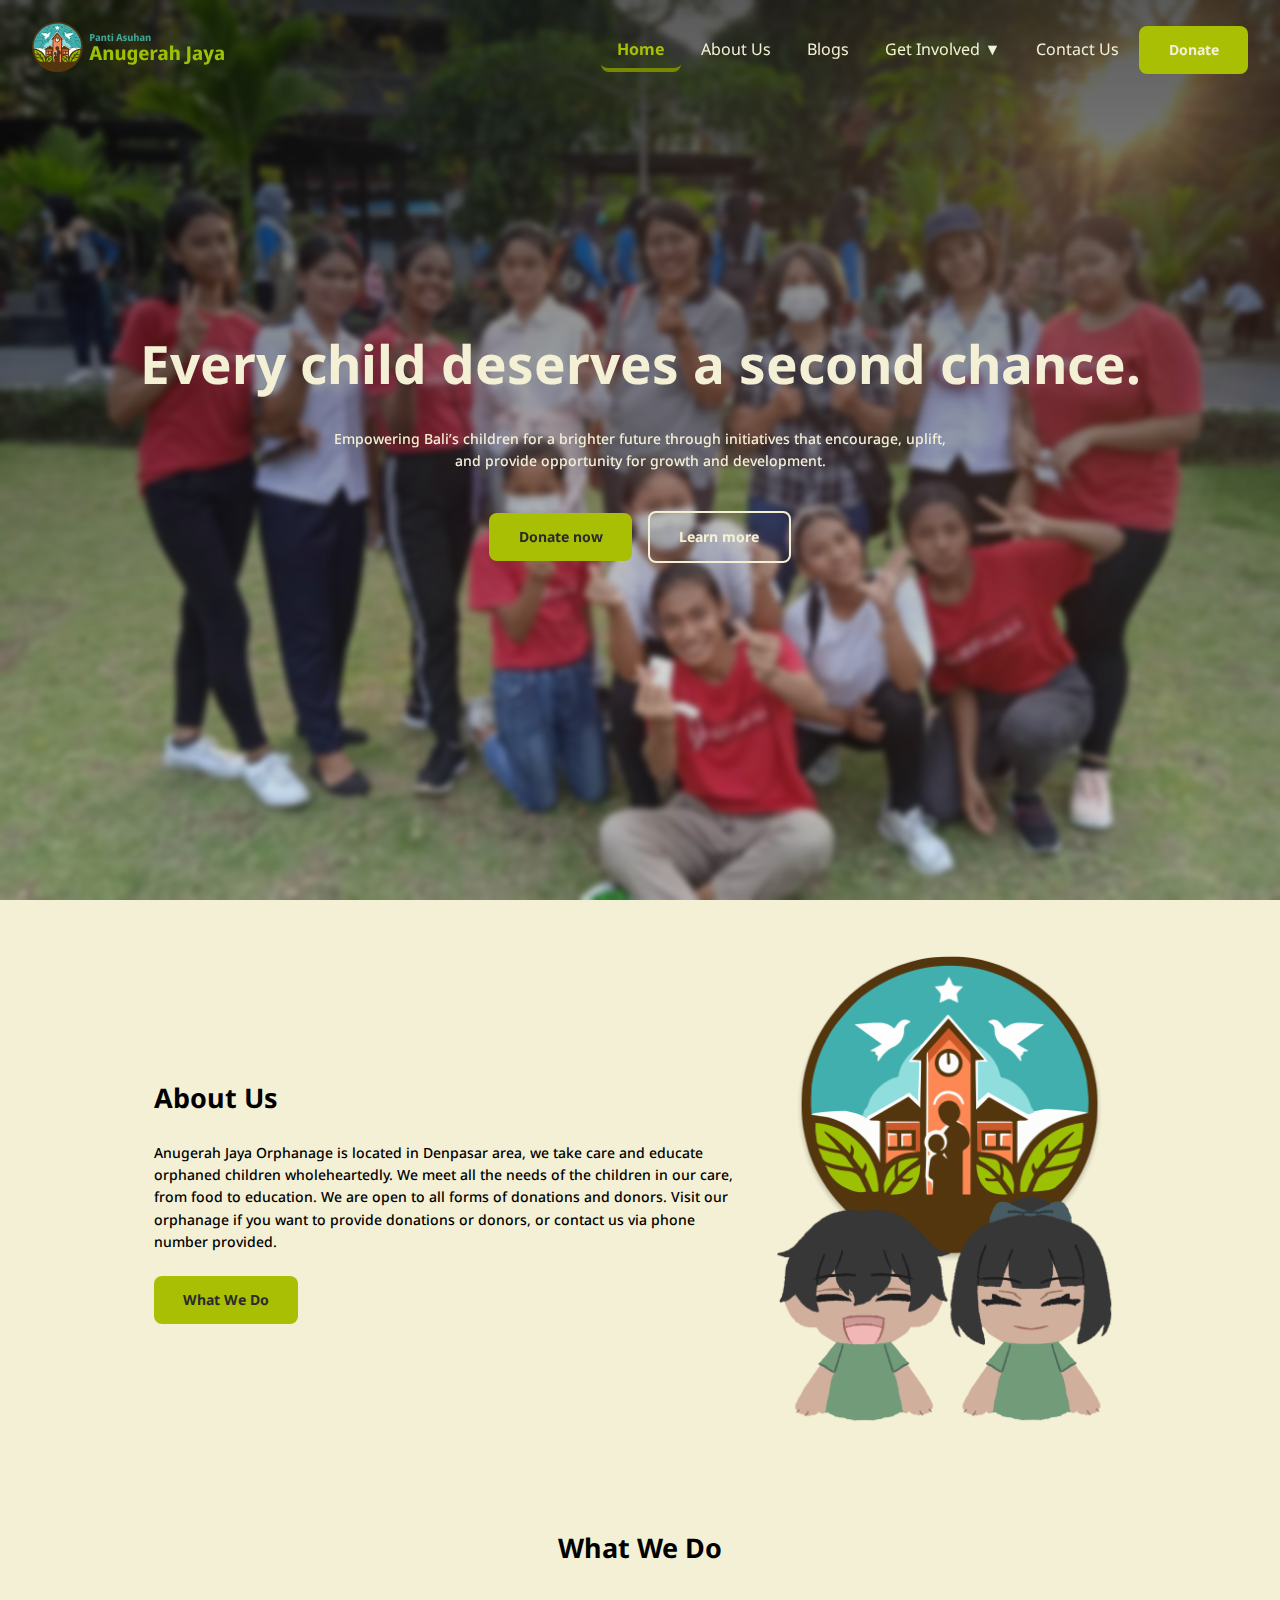
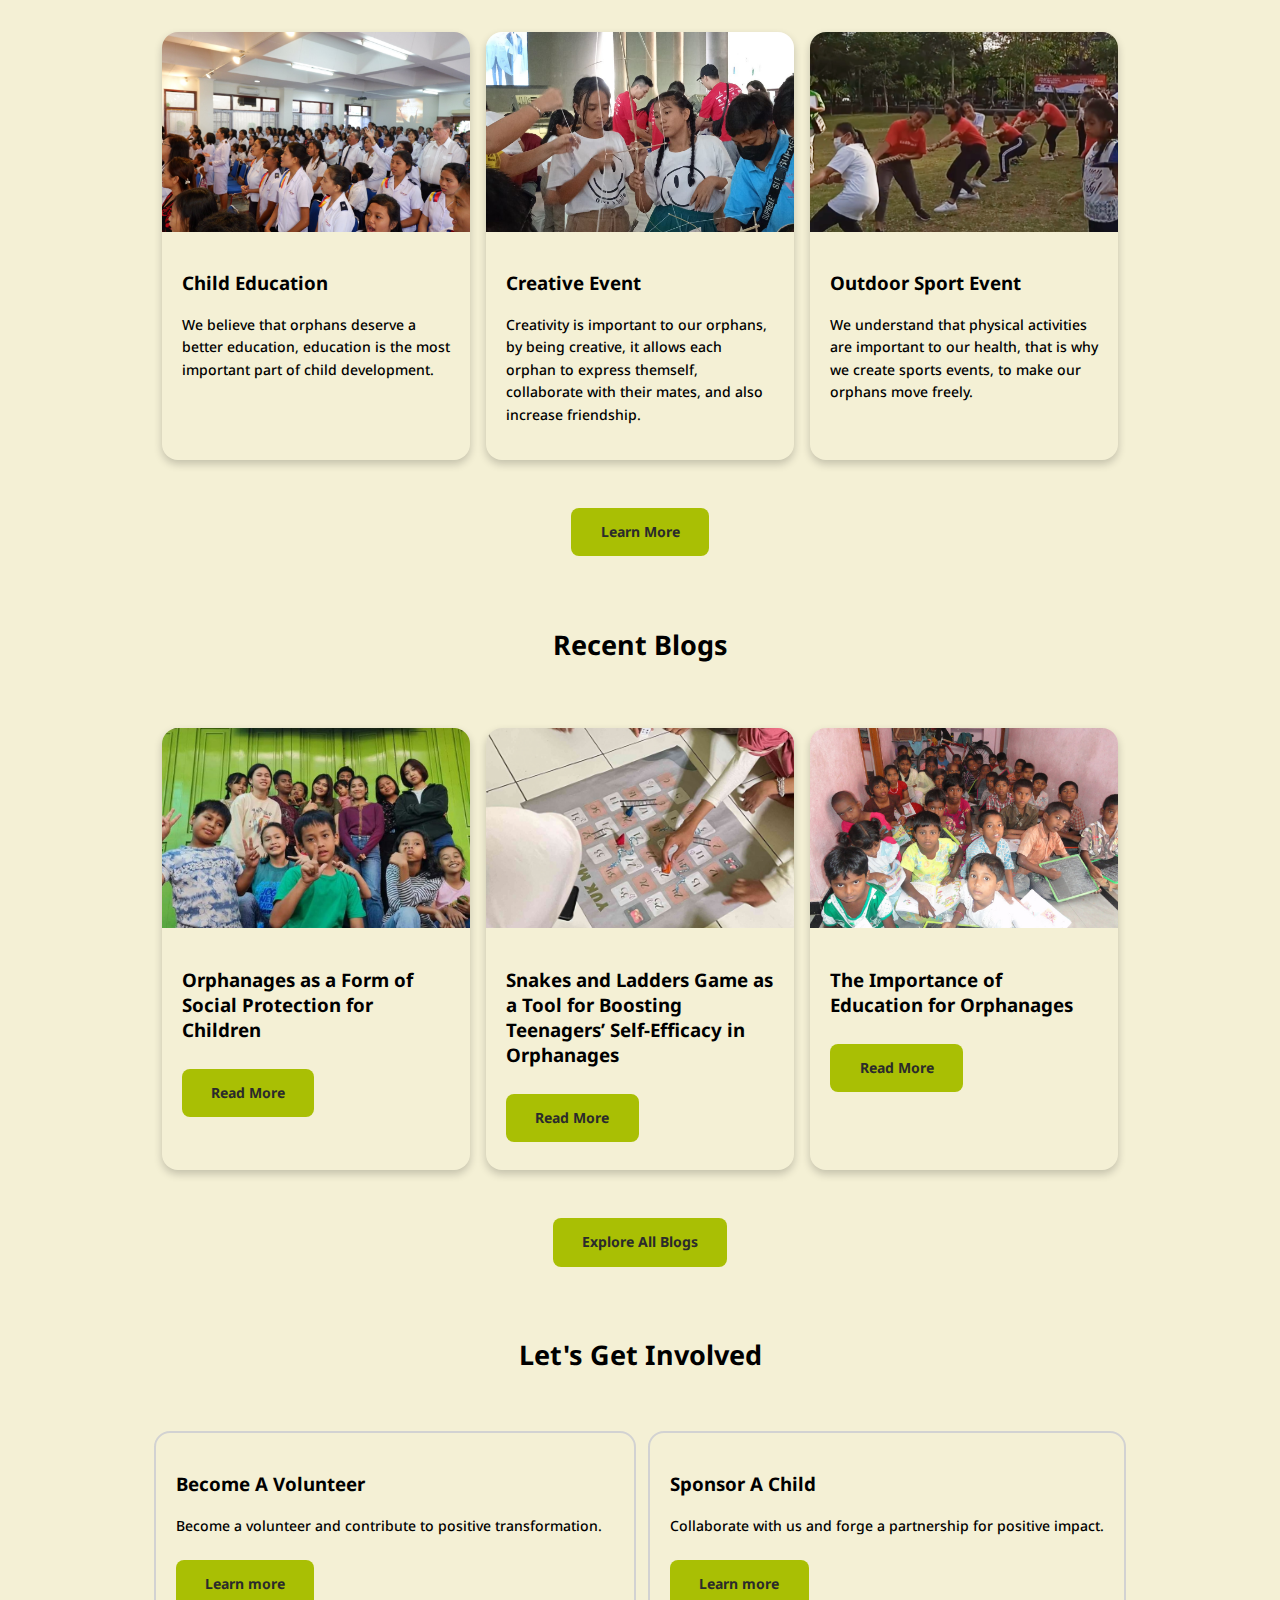
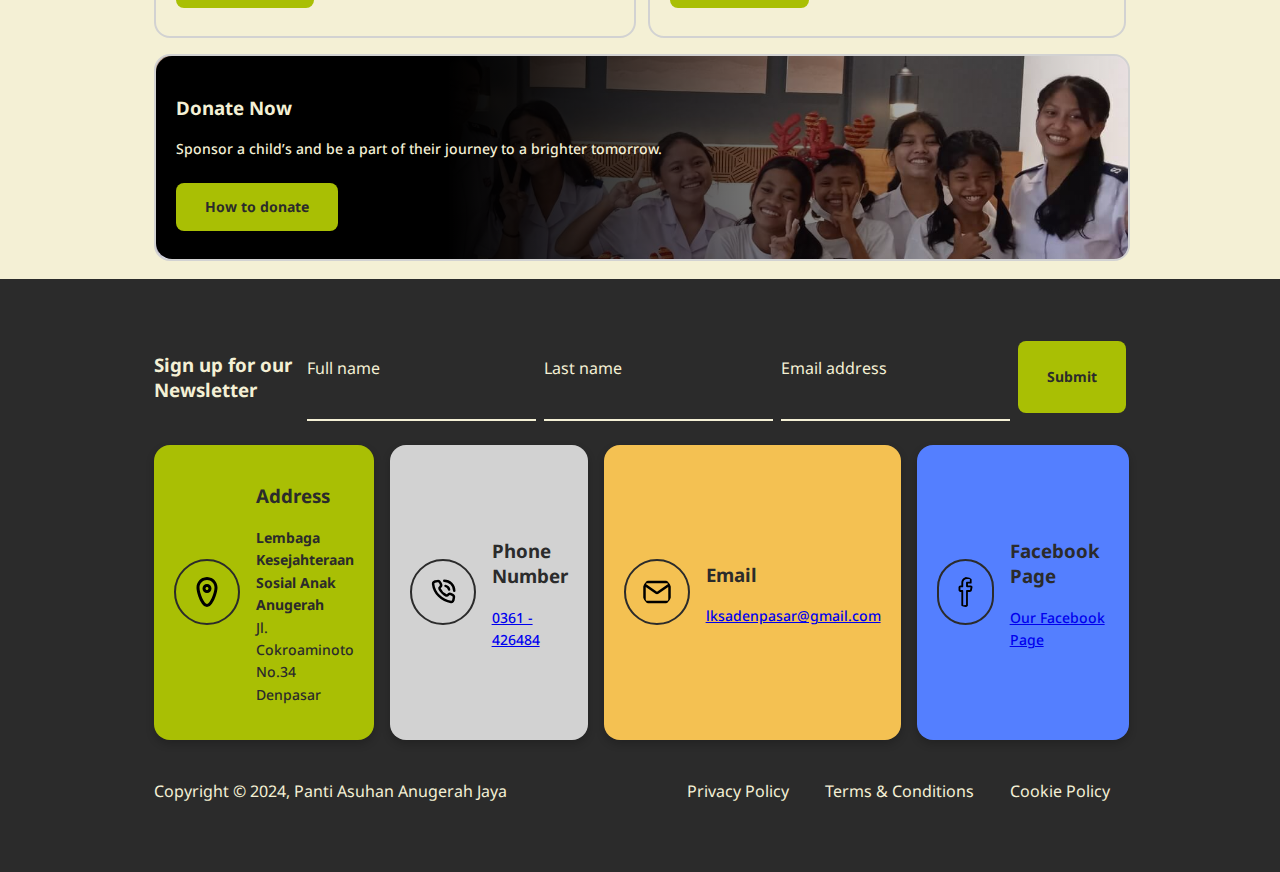
<file: index.html>
<!DOCTYPE html>
<html lang="en">
<head>
    <meta charset="UTF-8">
    <meta name="viewport" content="width=device-width, initial-scale=1.0">
    <title>Home - Panti Asuhan Anugerah Jaya</title>
    <link rel="stylesheet" href="assets/style.css">
</head>
<body class="main">
    
    <!-- Start navbar -->
    <nav class="nav transparent">
        <div class="logo">
            <img src="assets/logo.svg" alt="Official Logo" class="logo">
        </div>
        <input type="checkbox" id="checkbox">
        <label for="checkbox" id="icon">
            <svg fill="none" stroke="currentColor" viewBox="0 0 24 24" xmlns="http://www.w3.org/2000/svg"><path stroke-linecap="round" stroke-linejoin="round" stroke-width="2" d="M4 6h16M4 12h16M4 18h16"></path></svg>
        </label>
        <ul>
            <li><a href="index.html" class="active">Home</a></li>
            <li><a href="aboutus.html">About Us</a></li>
            <li><a href="blogs.html">Blogs</a></li>
            <li class="dropdown">
                <a href="#">Get Involved</a>
                <ul class="dropdown-content">
                    <li><a href="get-involved/become-a-volunteer.html">Become A Volunteer</a></li>
                    <li><a href="get-involved/become-a-volunteer.html">Sponsor A Child</a></li>
                </ul>
            </li>
            <li><a href="contactus.html">Contact Us</a></li>
            <li><a href="donate.html" class="button primary">Donate</a></li>
        </ul>
    </nav>
    <!-- End Navbar -->

    <!-- Start Header -->
    <header class="home-bg background-filter ">
        <h1>Every child deserves a second chance.</h1>
        <p class="subheader">Empowering Bali’s children for a brighter future through initiatives that encourage, uplift, and provide opportunity for growth and development.</p>
        <div class="button-row">
            <a href="donate.html" class="button primary">Donate now</a>
            <a href="#aboutus" class="button outline-white">Learn more</a>
        </div>
    </header>

    <!-- End Header -->

    <!-- Start About Us Section -->
    <section id="aboutus" class="home-aboutus">
        <div class="first-part">
            <h2>About Us</h2>
            <p>Anugerah Jaya Orphanage is located in Denpasar area, we take care and educate orphaned children wholeheartedly. We meet all the needs of the children in our care, from food to education. We are open to all forms of donations and donors. Visit our orphanage if you want to provide donations or donors, or contact us via phone number provided.</p>
            <a href="#whatwedo" class="button primary">What We Do</a>
        </div>
        <div class="second-part">
            <img src="assets/about-us.png" alt="About Us Image">
        </div>
    </section>
    <!-- End About Us Section -->

    <!-- Start What We Do Section  -->
    <section id="whatwedo" class="home-whatwedo">
        <div class="first-part">
            <h2>What We Do</h2>
        </div>
        
        <div class="second-part">
            <div class="card">
                <div class="image-container">
                    <img src="assets/photos/child-education.jpg" alt="Child Education Picture">    
                </div>
                <div class="container">
                <h3>Child Education</h3>
                <p>We believe that orphans deserve a better education, education is the most important part of child development. </p>
                </div>
            </div>
            <div class="card">
                <div class="image-container">
                    <img src="assets/photos/creative-event.jpg" alt="Creative Event Picture">    
                </div>
                <div class="container">
                <h3>Creative Event</h3>
                <p>Creativity is important to our orphans, by being creative, it allows each orphan to express themself, collaborate with their mates, and also increase friendship.</p>
                </div>
            </div>
            <div class="card">
                <div class="image-container">
                    <img src="assets/photos/outdoor-sport-event.png" alt="Outdoor Sporting Event Picture">    
                </div>
                <div class="container">
                <h3>Outdoor Sport Event</h3>
                <p>We understand that physical activities are important to our health, that is why we create sports events, to make our orphans move freely.</p>
                </div>
            </div>
        </div>
        
        <div class="third-part">
            <a href="#recent-blogs" class="button primary">Learn More</a>
        </div>
        
    </section>
    <!-- End What We Do Section -->

    <!-- Start Recent Blogs Section  -->
    <section id="recent-blogs" class="home-recent-blogs">
        <div class="first-part">
            <h2>Recent Blogs</h2>
        </div>
        <div class="second-part">
            <div class="card">
                <div class="image-container">
                    <img src="assets/photos/blog-photos/orph1-As-form-sosial-protect.jpg" alt="Orphanages as a Form of Social Protection for Children Image" class="blog-image">    
                </div>
                <div class="container">
                    <h3>Orphanages as a Form of Social Protection for Children</h3>
                    <button class="button primary">Read More</button>
                </div>
            </div>
            <div class="card">
                <div class="image-container">
                    <img src="assets/photos/blog-photos/orph2-Snakes-and-Ladders-Game-as-a-Tool.jpg" alt="Snakes and Ladders Game as a Tool for Boosting Teenagers’ Self-Efficacy in Orphanages Image" class="blog-image">    
                </div>
                <div class="container">
                    <h3>Snakes and Ladders Game as a Tool for Boosting Teenagers’ Self-Efficacy in Orphanages</h3>
                    <button class="button primary">Read More</button>
                </div>
            </div>
            <div class="card">
                <div class="image-container">
                    <img src="assets/photos/blog-photos/orph3-The-Importance-of-Education-for-Orphanages.jpg" alt="The Importance of Education for Orphanages Image" class="blog-image">    
                </div>
                <div class="container">
                    <h3>The Importance of Education for Orphanages</h3>
                    <button class="button primary">Read More</button>
                </div>
            </div>
        </div>
        <div class="third-part">
            <a href="blogs.html" class="button primary">Explore All Blogs</a>
        </div>
    </section>
    <!-- End Recent Blogs Section -->

    <!-- Start Let's Get Involved Section -->
    <section id="letsgetinvolved" class="home-letsgetinvolved"> 
        <div class="title">
            <h2>Let's Get Involved</h2>
        </div>
        <div class="content">
            <div class="first-part">
                <div class="letsgetinvolved-card">
                    <div class="container">
                    <h3>Become A Volunteer</h3>
                    <p>Become a volunteer and contribute to positive transformation.</p>
                    <a class="button primary" href="get-involved/become-a-volunteer.html">Learn more</a>
                    </div>
                </div>
            </div>
            <div class="second-part">
                <div class="letsgetinvolved-card">
                    <div class="container">
                    <h3>Sponsor A Child</h3>
                    <p>Collaborate with us and forge a partnership for positive impact.</p>
                    <a class="button primary" href="get-involved/sponsor-a-child.html">Learn more</a>
                    </div>
                </div>
            </div>
            <div class="third-part">
                <div class="letsgetinvolved-card background-filter-2">
                    <div class="container">
                    <h3>Donate Now</h3>
                    <p>Sponsor a child’s and be a part of their journey to a brighter tomorrow.</p>
                    <a class="button primary" href="donate.html">How to donate</a>
                    </div>
                </div>
            </div>
        </div>

    </section>
    <!-- End Let's Get Involved Section -->
    
    <!-- Start Footer -->
    <footer>
        <div class="signup-newsletter">
            <h3>Sign up for our Newsletter</h3>
            <form action="#" class="form">
                <div class="newsletter-details">
                    <div class="input">
                        <input type="text" class="input-field" required/>
                        <label class="input-label">Full name</label>
                    </div>
                    <div class="input">
                        <input type="text" class="input-field" required/>
                        <label class="input-label">Last name</label>
                    </div>
                    <div class="input">
                        <input type="email" class="input-field" required/>
                        <label class="input-label">Email address</label>
                    </div>
                  </div>
                <button class="button primary">Submit</button>
              </form>
        </div>

        <div class="contact-info">
            <div class="card">
                <div class="container">
                    <img src="assets/pin-icon.svg" alt="Address Icon" class="svg-icon">
                    <div class="info-content">
                        <h3>Address</h3>
                        <p>
                            <strong>Lembaga Kesejahteraan Sosial Anak Anugerah</strong><br/>
                            Jl. Cokroaminoto No.34 Denpasar<br/>
                        </p>
                    </div>
                </div>
            </div>
            <div class="card">
                <div class="container">
                    <img src="assets/phone-icon.svg" alt="Phone Number Icon" class="svg-icon">
                    <div class="info-content">
                        <h3>Phone Number</h3>
                        <p><a href="tel:+62361426484" target="_blank">0361 - 426484</a></p>
                    </div>
                </div>
            </div>
            <div class="card">
                <div class="container">
                    <img src="assets/email-icon.svg" alt="Email Icon" class="svg-icon">
                    <div class="info-content">
                        <h3>Email</h3>
                        <p><a href="mailto:lksadenpasar@gmail.com" target="_blank">lksadenpasar@gmail.com</a></p>
                    </div>
                </div>
            </div>
             <div class="card">
                <div class="container">
                    <img src="assets/facebook.svg" alt="Facebook Page Icon" class="svg-icon">
                    <div class="info-content">
                        <h3>Facebook Page</h3>
                        <p><a href="https://www.facebook.com/pantiasuhanputerianugerahdenpasar" target="_blank">Our Facebook Page</a></p>
                    </div>
                </div>
            </div>
        </div>

        <div class="copyright">
            <div class="first-part">
                Copyright © 2024, Panti Asuhan Anugerah Jaya
            </div>
            <div class="second-part">
                <ul>
                    <li><a href="">Privacy Policy</a></li>
                    <li><a href="">Terms & Conditions</a></li>
                    <li><a href="">Cookie Policy</a></li>
                </ul>
            </div>
        </div>
    </footer>
    <!-- End Footer -->
    
    <script src="assets/main.js"></script>
</body>
</html>
</file>
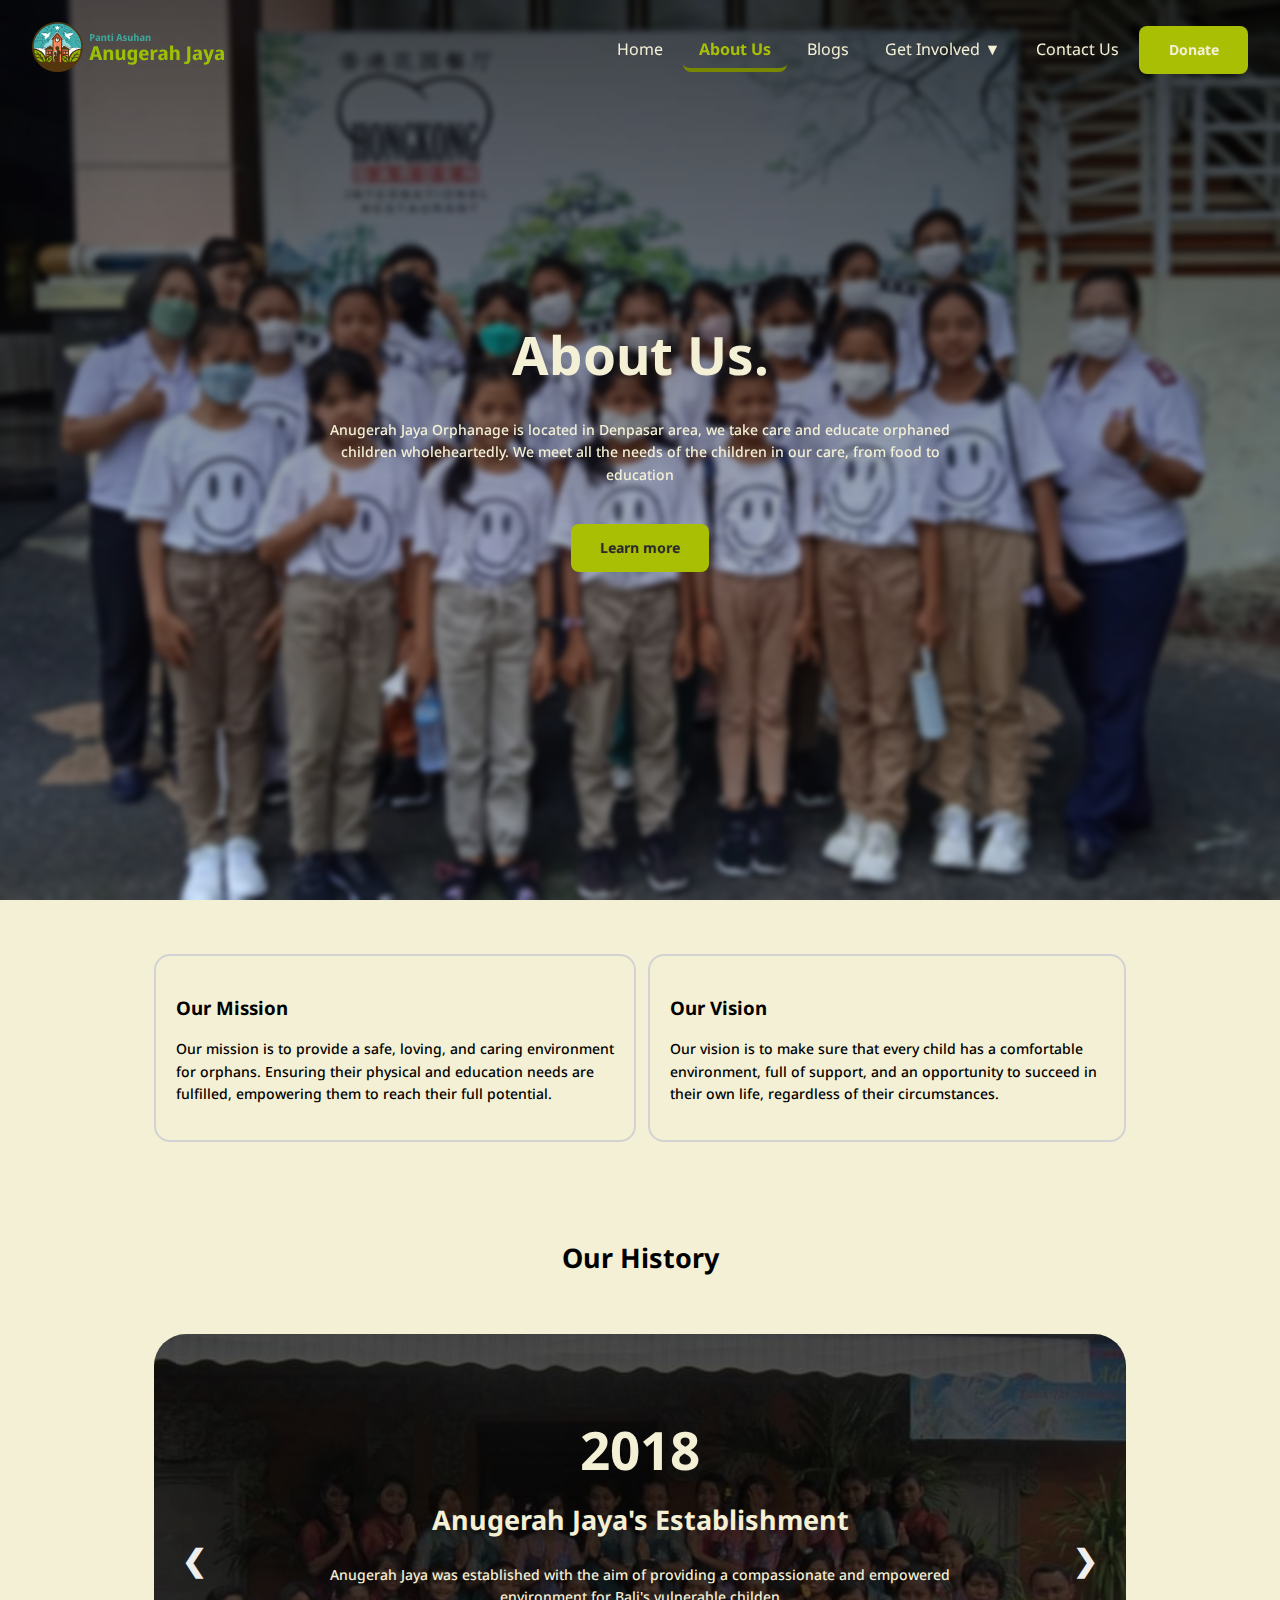
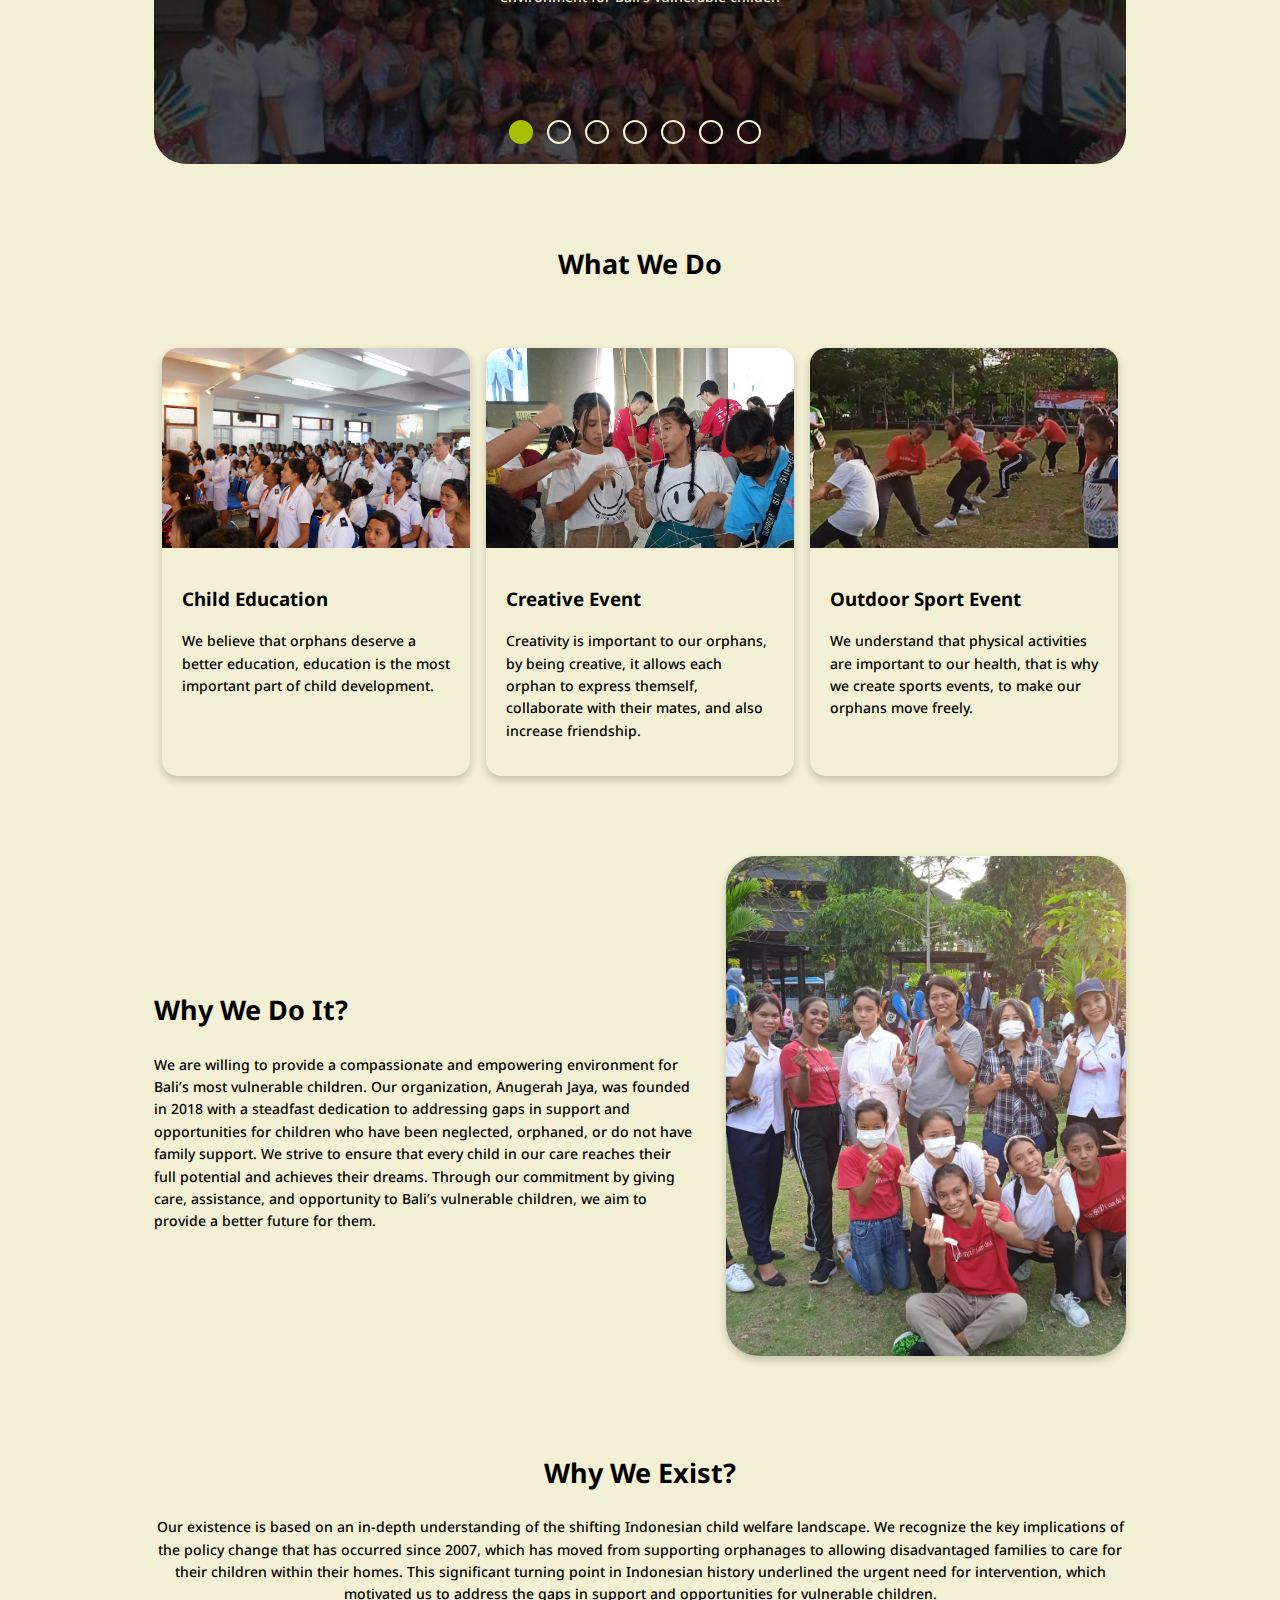
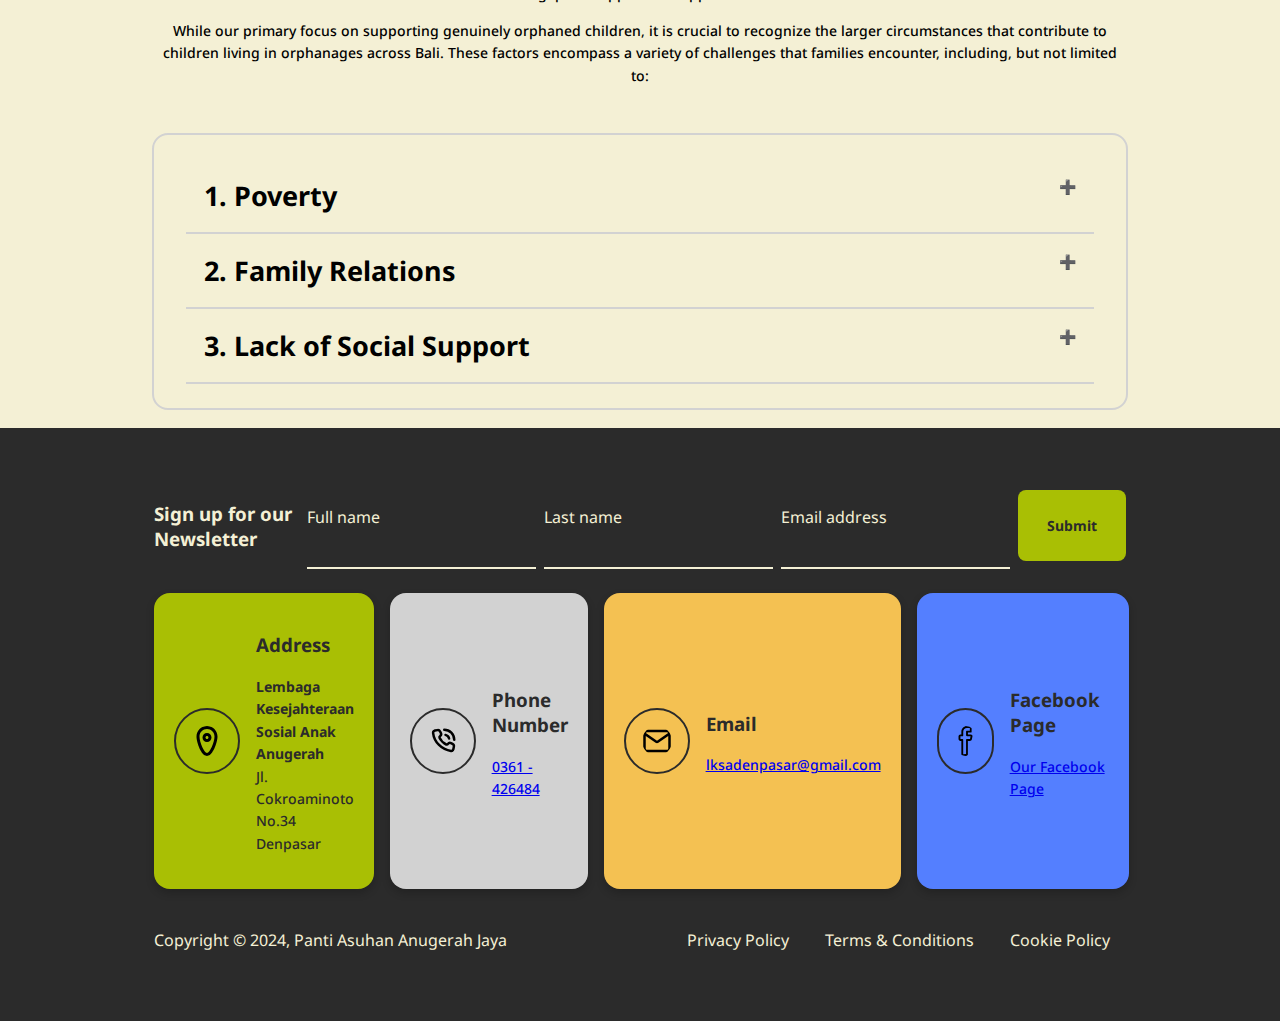
<file: aboutus.html>
<!DOCTYPE html>
<html lang="en">
<head>
    <meta charset="UTF-8">
    <meta name="viewport" content="width=device-width, initial-scale=1.0">
    <title>About Us - Panti Asuhan Anugerah Jaya</title>
    <link rel="stylesheet" href="assets/style.css">
    <link rel="stylesheet" href="assets/carousel.css">
</head>
<body class="main">
    
    <!-- Start navbar -->
    <nav class="nav transparent">
        <div class="logo">
            <img src="assets/logo.svg" alt="Official Logo" class="logo">
        </div>
        <input type="checkbox" id="checkbox">
        <label for="checkbox" id="icon">
            <svg fill="none" stroke="currentColor" viewBox="0 0 24 24" xmlns="http://www.w3.org/2000/svg"><path stroke-linecap="round" stroke-linejoin="round" stroke-width="2" d="M4 6h16M4 12h16M4 18h16"></path></svg>
        </label>
        <ul>
            <li><a href="index.html">Home</a></li>
            <li><a href="aboutus.html"  class="active">About Us</a></li>
            <li><a href="blogs.html">Blogs</a></li>
            <li class="dropdown">
                <a href="#">Get Involved</a>
                <ul class="dropdown-content">
                    <li><a href="get-involved/become-a-volunteer.html">Become A Volunteer</a></li>
                    <li><a href="get-involved/sponsor-a-child.html">Sponsor A Child</a></li>
                </ul>
            </li>
            <li><a href="contactus.html">Contact Us</a></li>
            <li><a href="donate.html" class="button primary">Donate</a></li>
        </ul>
    </nav>
    <!-- End Navbar -->

    <!-- Start Header -->
    <header class="about-us-bg background-filter">
        <h1>About Us.</h1>
        <p class="subheader">Anugerah Jaya Orphanage is located in Denpasar area, we take care and educate orphaned children wholeheartedly. We meet all the needs of the children in our care, from food to education</p>
        <div class="button-row">
            <a href="#mission-vision" class="button primary">Learn more</a>
        </div>
    </header>
    <!-- End Header -->

    <section id="mission-vision" class="aboutus-mission-vision"> 
        <div class="content">
            <div class="first-part">
                <div class="letsgetinvolved-card">
                    <div class="container">
                    <h3>Our Mission</h3>
                    <p>Our mission is to provide a safe, loving, and caring environment for orphans. Ensuring their physical and education needs are fulfilled, empowering them to reach their full potential.</p>
                    </div>
                </div>
            </div>
            <div class="second-part">
                <div class="letsgetinvolved-card">
                    <div class="container">
                    <h3>Our Vision</h3>
                    <p>Our vision is to make sure that every child has a comfortable environment, full of support, and an opportunity to succeed in their own life, regardless of their circumstances. </p>
                    </div>
                </div>
            </div>
        </div>
    </section>

    <!-- Start Our History Section -->
    <section id="our-history" class="aboutus-our-history">
        <div class="first-part">
            <h2>Our History</h2>
        </div>
        <div class="carousel-wrapper">
            <div class="carousel-slides">
                <!-- List of the animated images -->
                <div class="carousel active" id="first">
                    <div class="text-description">
                        <h1>2018</h1>
                        <h2>Anugerah Jaya's Establishment</h2>
                        <p>Anugerah Jaya was established with the aim of providing a compassionate and empowered environment for Bali's vulnerable childen</p>
                    </div>
                </div>
                <div class="carousel" id="second">
                    <div class="text-description">
                        <h1>January 2019</h1>
                        <h2>Responding to Policy Shifts</h2>
                        <p>Anugerah Jaya has adapted its strategy in response to Indonesia's policy shift since 2007, emphasizing on empowering underprivileged families to care for their children in their own homes
                        </p>
                    </div>
                </div>
                <div class="carousel" id="third">
                    <div class="text-description">
                        <h1>June 2020</h1>
                        <h2>Strengthening Community Partnerships</h2>
                        <p>Anugerah Jaya expands its reach and influence by forming partnerships with individual donors, corporate entities with social initiatives, child welfare foundations, and religious organizations</p>
                    </div>
                </div>
                <div class="carousel" id="fourth">
                    <div class="text-description">
                        <h1>February 2022</h1>
                        <h2>Thriving Wholehearted Development</h2>
                        <p>Anugerah Jaya provides extracurricular activities and sports programs to help children thrive wholeheartedly and learn important life skills</p>
                    </div>
                </div>
                <div class="carousel" id="fifth">
                    <div class="text-description">
                        <h1>April 2023</h1>
                        <h2>Honoring Milestones</h2>
                        <p>Anugerah Jaya honors significant milestones such as successful collaborations, community outreach programs, and educational initiatives</p>
                    </div>
                </div>
                <div class="carousel" id="sixth">
                    <div class="text-description">
                        <h1>August 2023</h1>
                        <h2>Transparency and Accountability</h2>
                        <p>Anugerah Jaya encourages transparency and accountability by capturing its journey and highlighting accomplishments as well as beneficiary testimonies</p>
                    </div>
                </div>
                <div class="carousel" id="seventh">
                    <div class="text-description">
                        <h1>2024</h1>
                        <h2>Looking Forward</h2>
                        <p> Anugerah Jaya reaffirms its commitment to supporting Bali's most vulnerable children, driven by the notion that every child deserves a chance to grow and succeed. The organization seeks a brighter and more inclusive future for Bali's children through ongoing collaboration and collaborative action</p>
                    </div>
                </div>
                
                <!-- dots container -->
                <div class="dots-container">
                    <div class="dot active" data-attr='0' onclick="changeImages(this)"></div>
                    <div class="dot" data-attr='1' onclick="changeImages(this)"></div>
                    <div class="dot" data-attr='2' onclick="changeImages(this)"></div>
                    <div class="dot" data-attr='3' onclick="changeImages(this)"></div>
                    <div class="dot" data-attr='4' onclick="changeImages(this)"></div>
                    <div class="dot" data-attr='5' onclick="changeImages(this)"></div>
                    <div class="dot" data-attr='6' onclick="changeImages(this)"></div>
                </div>
            </div>
            <!-- side buttons -->
            <div class="side-btn">
                <span class="nextBtn">
                    &#10095;
                </span>
                <span class="prevBtn">
                    &#10094;
                </span>
            </div>
        </div>
    </section>
    <!-- End Our History Section -->

    <!-- Start What We Do Section  -->
    <section id="whatwedo" class="home-whatwedo">
        <div class="first-part">
            <h2>What We Do</h2>
        </div>
        <div class="second-part">
            <div class="card">
                <div class="image-container">
                    <img src="assets/photos/child-education.jpg" alt="Child Education Picture">    
                </div>
                <div class="container">
                <h3>Child Education</h3>
                <p>We believe that orphans deserve a better education, education is the most important part of child development. </p>
                </div>
            </div>
            <div class="card">
                <div class="image-container">
                    <img src="assets/photos/creative-event.jpg" alt="Creative Event Picture">    
                </div>
                <div class="container">
                <h3>Creative Event</h3>
                <p>Creativity is important to our orphans, by being creative, it allows each orphan to express themself, collaborate with their mates, and also increase friendship.</p>
                </div>
            </div>
            <div class="card">
                <div class="image-container">
                    <img src="assets/photos/outdoor-sport-event.png" alt="Outdoor Sporting Event Picture">    
                </div>
                <div class="container">
                <h3>Outdoor Sport Event</h3>
                <p>We understand that physical activities are important to our health, that is why we create sports events, to make our orphans move freely.</p>
                </div>
            </div>
        </div>
    </section>
    <!-- End What We Do Section -->

    <!-- Start Why We Do It Section -->
    <section id="whywedoit" class="aboutus-whywedoit">
        <div class="first-part">
            <h2>Why We Do It?</h2>
            <p>We are willing to provide a compassionate and empowering environment for Bali’s most vulnerable children. Our organization, Anugerah Jaya, was founded in 2018 with a steadfast dedication to addressing gaps in support and opportunities for children who have been neglected, orphaned, or do not have family support. We strive to ensure that every child in our care reaches their full potential and achieves their dreams. Through our commitment by giving care, assistance, and opportunity to Bali’s vulnerable children, we aim to provide a better future for them.</p>
        </div>
        <div class="second-part">
            <img src="assets/photos/home-hero.jpg" alt="Why We Do It Supporting Image" class="whywedoit-img">
        </div>
    </section>
    <!-- End Why We Do It Section -->

    <!-- Start Why We Exist Section -->
    <section id="whyweexist" class="aboutus-whyweexist">
        <div class="first-part">
            <h2>Why We Exist?</h2>
            <p>Our existence is based on an in-depth understanding of the shifting Indonesian child welfare landscape. We recognize the key implications of the policy change that has occurred since 2007, which has moved from supporting orphanages to allowing disadvantaged families to care for their children within their homes. This significant turning point in Indonesian history underlined the urgent need for intervention, which motivated us to address the gaps in support and opportunities for vulnerable children.</p>
            <p>While our primary focus on supporting genuinely orphaned children, it is crucial to recognize the larger circumstances that contribute to children living in orphanages across Bali. These factors encompass a variety of challenges that families encounter, including, but not limited to:</p>
        </div>
        <div class="second-part">
            <div class="accordion-container">
                <button class="accordion">1. Poverty</button>
                <div class="panel">
                    <p>Families facing financial difficulties are frequently forced to make difficult decisions, such as giving their children up to orphanages because they cannot afford to care for them.</p>
                </div>
                <button class="accordion">2. Family Relations</button>
                <div class="panel">
                    <p>Family relations can be disrupted by problems like drug addiction, incarceration, or parental sickness, which can result in children being placed in orphanages in order to get stability and care.</p>
                </div>
                <button class="accordion">3. Lack of Social Support</button>
                <div class="panel">
                    <p>Some families lack enough social support networks. In such instances, most of Balinese worked as full-time employees, making them unable to support their children. Therefore, families may choose to place their children in orphanages, believing it to be a safer alternative</p>
                </div>
            </div>
        </div>
    </section>
    <!-- End Why We Exist Section -->
    
    <!-- Start Footer -->
    <footer>
        <div class="signup-newsletter">
            <h3>Sign up for our Newsletter</h3>
            <form action="#" class="form">
                <div class="newsletter-details">
                    <div class="input">
                        <input type="text" class="input-field" required/>
                        <label class="input-label">Full name</label>
                    </div>
                    <div class="input">
                        <input type="text" class="input-field" required/>
                        <label class="input-label">Last name</label>
                    </div>
                    <div class="input">
                        <input type="email" class="input-field" required/>
                        <label class="input-label">Email address</label>
                    </div>
                  </div>
                <button class="button primary">Submit</button>
              </form>
        </div>

        <div class="contact-info">
            <div class="card">
                <div class="container">
                    <img src="assets/pin-icon.svg" alt="Address Icon" class="svg-icon">
                    <div class="info-content">
                        <h3>Address</h3>
                        <p>
                            <strong>Lembaga Kesejahteraan Sosial Anak Anugerah</strong><br/>
                            Jl. Cokroaminoto No.34 Denpasar<br/>
                        </p>
                    </div>
                </div>
            </div>
            <div class="card">
                <div class="container">
                    <img src="assets/phone-icon.svg" alt="Phone Number Icon" class="svg-icon">
                    <div class="info-content">
                        <h3>Phone Number</h3>
                        <p><a href="tel:+62361426484" target="_blank">0361 - 426484</a></p>
                    </div>
                </div>
            </div>
            <div class="card">
                <div class="container">
                    <img src="assets/email-icon.svg" alt="Email Icon" class="svg-icon">
                    <div class="info-content">
                        <h3>Email</h3>
                        <p><a href="mailto:lksadenpasar@gmail.com" target="_blank">lksadenpasar@gmail.com</a></p>
                    </div>
                </div>
            </div>
             <div class="card">
                <div class="container">
                    <img src="assets/facebook.svg" alt="Facebook Page Icon" class="svg-icon">
                    <div class="info-content">
                        <h3>Facebook Page</h3>
                        <p><a href="https://www.facebook.com/pantiasuhanputerianugerahdenpasar" target="_blank">Our Facebook Page</a></p>
                    </div>
                </div>
            </div>
        </div>

        <div class="copyright">
            <div class="first-part">
                Copyright © 2024, Panti Asuhan Anugerah Jaya
            </div>
            <div class="second-part">
                <ul>
                    <li><a href="">Privacy Policy</a></li>
                    <li><a href="">Terms & Conditions</a></li>
                    <li><a href="">Cookie Policy</a></li>
                </ul>
            </div>
        </div>
    </footer>
    <!-- End Footer -->
    
    <script src="assets/carousel.js"></script>
    <script src="assets/main.js"></script>
</body>
</html>
</file>
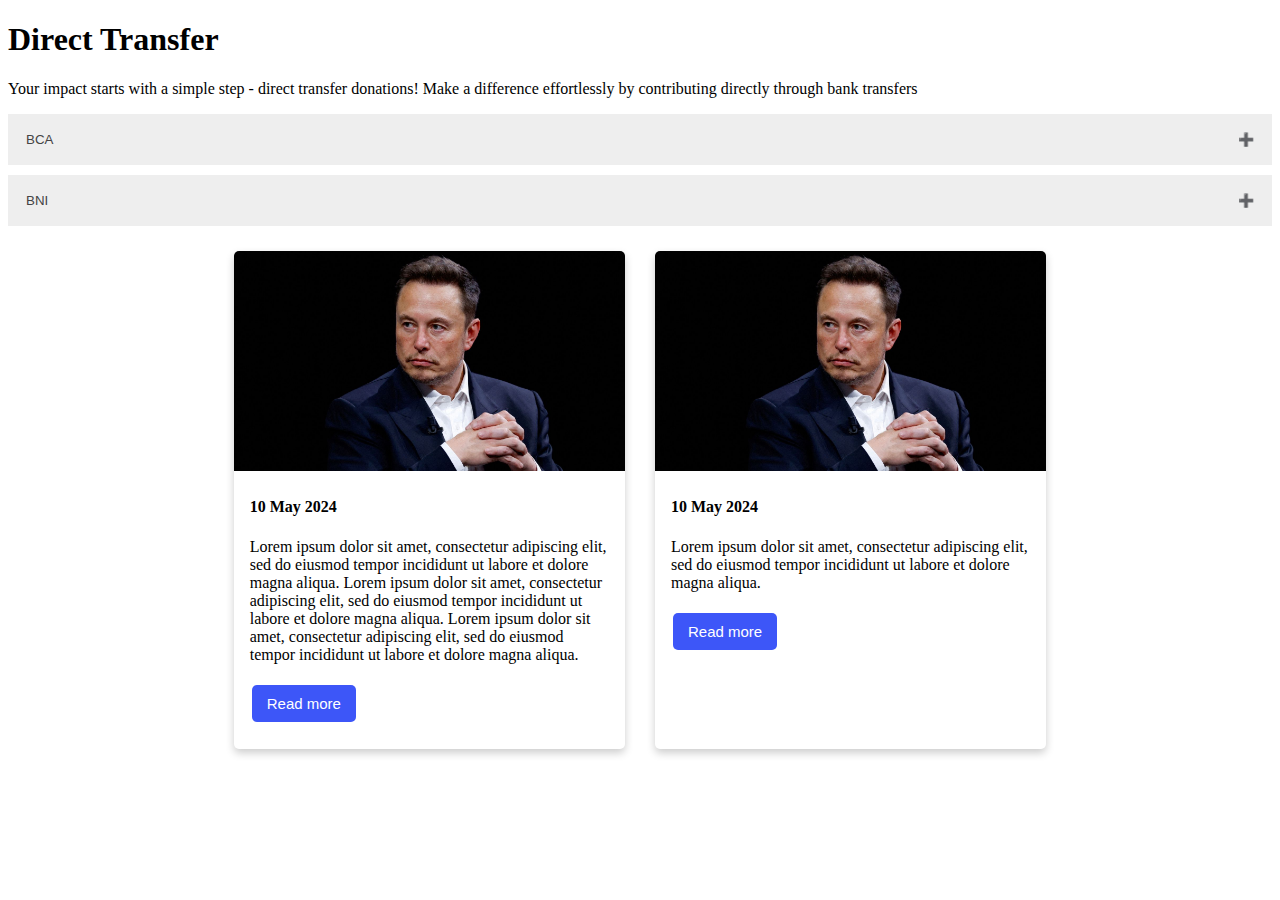
<file: Assignment.html>
<!DOCTYPE html>
<html>
<head>
    <meta name="viewport" content="width=device-width, initial-scale=1">
    <link rel="stylesheet" href="style.css">
</head>
<body>
    <h1>Direct Transfer</h1>
    <p>Your impact starts with a simple step - direct transfer donations! Make a difference effortlessly by contributing directly through bank transfers</p>
    <button class="accordion">BCA</button>
    <div class="panel">
        <p>Transaction</p>
    </div>
    <button class="accordion">BNI</button>
    <div class="panel">
        <p>Transaction</p>
    </div>

    <div class="card-container">
        <div class="card">
            <img src="image.jpg" alt="Avatar">
            <div class="container">
                <h4><b>10 May 2024</b></h4>
                <p>Lorem ipsum dolor sit amet, consectetur adipiscing elit, sed do eiusmod tempor incididunt ut labore et dolore magna aliqua.
                    Lorem ipsum dolor sit amet, consectetur adipiscing elit, sed do eiusmod tempor incididunt ut labore et dolore magna aliqua.
                    Lorem ipsum dolor sit amet, consectetur adipiscing elit, sed do eiusmod tempor incididunt ut labore et dolore magna aliqua.
                </p>
                <button class="btn">Read more</button>
            </div>
        </div>
        <div class="card">
            <img src="image.jpg" alt="Avatar">
            <div class="container">
                <h4><b>10 May 2024</b></h4>
                <p>Lorem ipsum dolor sit amet, consectetur adipiscing elit, sed do eiusmod tempor incididunt ut labore et dolore magna aliqua.</p>
                <button class="btn">Read more</button>
            </div>

<script>
    var acc = document.getElementsByClassName("accordion");
    var i;
    
    for (i = 0; i < acc.length; i++) {
      acc[i].addEventListener("click", function() {
        this.classList.toggle("active");
        var panel = this.nextElementSibling;
        if (panel.style.maxHeight) {
          panel.style.maxHeight = null;
        } else {
          panel.style.maxHeight = panel.scrollHeight + "px";
        }
      });
    }
    </script>

</body>

</html>
</file>
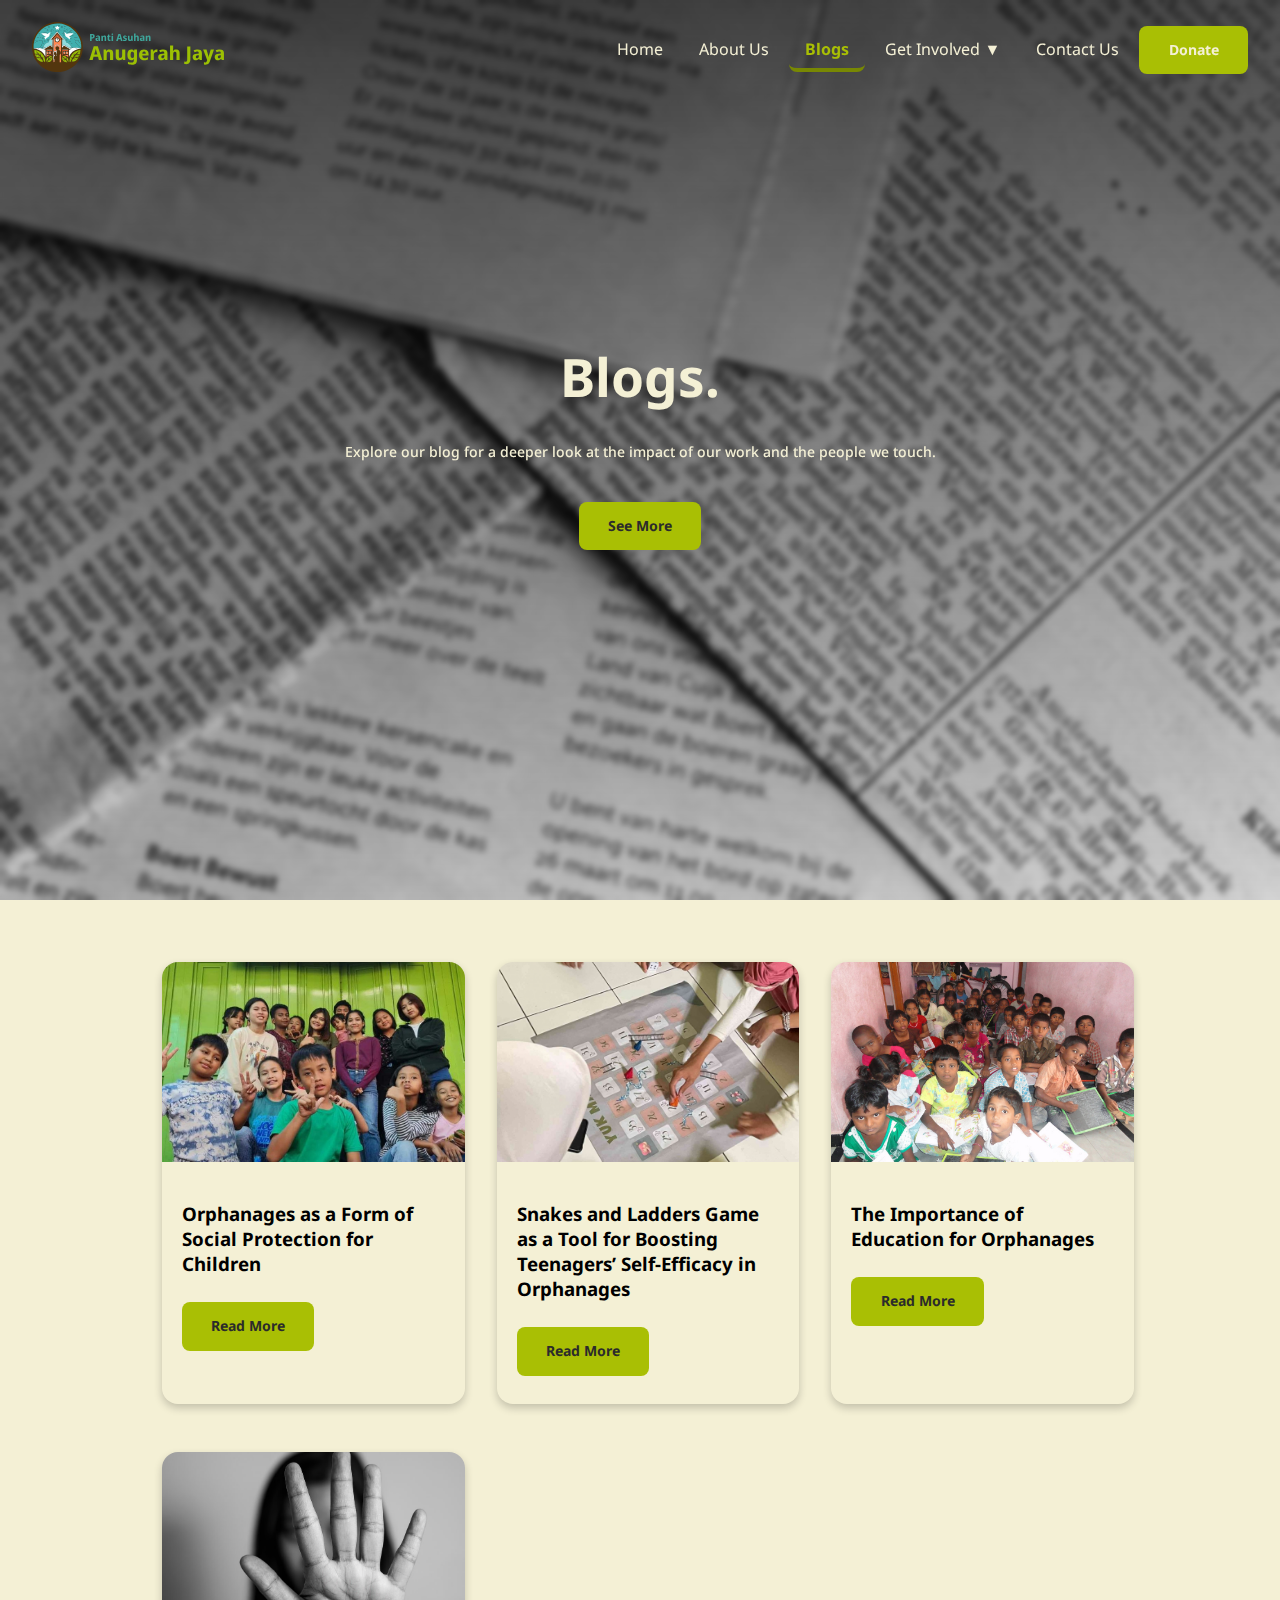
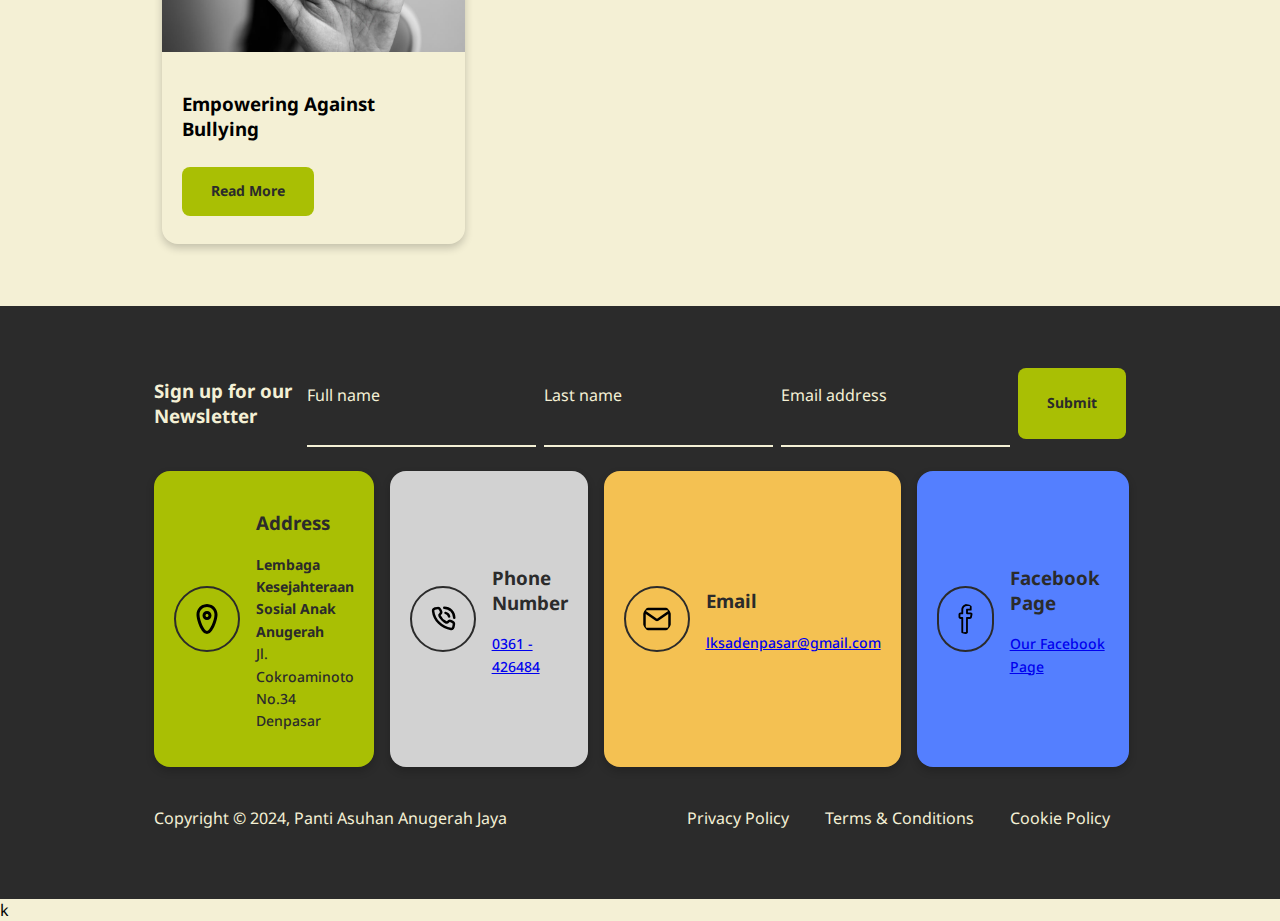
<file: blogs.html>
<!DOCTYPE html>
<html lang="en">
<head>
    <meta charset="UTF-8">
    <meta name="viewport" content="width=device-width, initial-scale=1.0">
    <title>Blogs - Panti Asuhan Anugerah Jaya</title>
    <link rel="stylesheet" href="assets/style.css">
</head>
<body class="main">
    
    <!-- Start navbar -->
    <nav class="nav transparent">
        <div class="logo">
            <img src="assets/logo.svg" alt="Official Logo" class="logo">
        </div>
        <input type="checkbox" id="checkbox">
        <label for="checkbox" id="icon">
            <svg fill="none" stroke="currentColor" viewBox="0 0 24 24" xmlns="http://www.w3.org/2000/svg"><path stroke-linecap="round" stroke-linejoin="round" stroke-width="2" d="M4 6h16M4 12h16M4 18h16"></path></svg>
        </label>
        <ul>
            <li><a href="index.html">Home</a></li>
            <li><a href="aboutus.html">About Us</a></li>
            <li><a href="blogs.html" class="active">Blogs</a></li>
            <li class="dropdown">
                <a href="#">Get Involved</a>
                <ul class="dropdown-content">
                    <li><a href="get-involved/become-a-volunteer.html">Become A Volunteer</a></li>
                    <li><a href="get-involved/sponsor-a-child.html">Sponsor A Child</a></li>
                </ul>
            </li>
            <li><a href="contactus.html">Contact Us</a></li>
            <li><a href="donate.html" class="button primary">Donate</a></li>
        </ul>
    </nav>
    <!-- End Navbar -->

    <!-- Start Header -->
    <header class="blogs-bg background-filter">
        <h1>Blogs.</h1>
        <p class="subheader">Explore our blog for a deeper look at the impact of our work and the people we touch.</p>
        <div class="button-row">
            <a href="#blogs" class="button primary">See More</a>
        </div>
    </header>
    <!-- End Header -->

    <!-- Start Recent Blogs Section  -->
    <section id="blogs" class="blogs-main">
        <div class="second-part">
            <div class="card">
                <div class="image-container">
                    <img src="assets/photos/blog-photos/orph1-As-form-sosial-protect.jpg" alt="Orphanages as a Form of Social Protection for Children Image" class="blog-image">    
                </div>
                <div class="container">
                    <h3>Orphanages as a Form of Social Protection for Children</h3>
                    <button class="button primary">Read More</button>
                </div>
            </div>
            <div class="card">
                <div class="image-container">
                    <img src="assets/photos/blog-photos/orph2-Snakes-and-Ladders-Game-as-a-Tool.jpg" alt="Snakes and Ladders Game as a Tool for Boosting Teenagers’ Self-Efficacy in Orphanages Image" class="blog-image">    
                </div>
                <div class="container">
                    <h3>Snakes and Ladders Game as a Tool for Boosting Teenagers’ Self-Efficacy in Orphanages</h3>
                    <button class="button primary">Read More</button>
                </div>
            </div>
            <div class="card">
                <div class="image-container">
                    <img src="assets/photos/blog-photos/orph3-The-Importance-of-Education-for-Orphanages.jpg" alt="The Importance of Education for Orphanages Image" class="blog-image">    
                </div>
                <div class="container">
                    <h3>The Importance of Education for Orphanages</h3>
                    <button class="button primary">Read More</button>
                </div>
            </div>
            <div class="card">
                <div class="image-container">
                    <img src="assets/photos/blog-photos/orph4-Bullying.jpg" alt="The Importance of Education for Orphanages Image" class="blog-image">    
                </div>
                <div class="container">
                    <h3>Empowering Against Bullying</h3>
                    <button class="button primary">Read More</button>
                </div>
            </div>
        </div>
    </section>
    <!-- End Recent Blogs Section -->
    
    <!-- Start Footer -->
    <footer>
        <div class="signup-newsletter">
            <h3>Sign up for our Newsletter</h3>
            <form action="#" class="form">
                <div class="newsletter-details">
                    <div class="input">
                        <input type="text" class="input-field" required/>
                        <label class="input-label">Full name</label>
                    </div>
                    <div class="input">
                        <input type="text" class="input-field" required/>
                        <label class="input-label">Last name</label>
                    </div>
                    <div class="input">
                        <input type="email" class="input-field" required/>
                        <label class="input-label">Email address</label>
                    </div>
                  </div>
                <button class="button primary">Submit</button>
              </form>
        </div>

        <div class="contact-info">
            <div class="card">
                <div class="container">
                    <img src="assets/pin-icon.svg" alt="Address Icon" class="svg-icon">
                    <div class="info-content">
                        <h3>Address</h3>
                        <p>
                            <strong>Lembaga Kesejahteraan Sosial Anak Anugerah</strong><br/>
                            Jl. Cokroaminoto No.34 Denpasar<br/>
                        </p>
                    </div>
                </div>
            </div>
            <div class="card">
                <div class="container">
                    <img src="assets/phone-icon.svg" alt="Phone Number Icon" class="svg-icon">
                    <div class="info-content">
                        <h3>Phone Number</h3>
                        <p><a href="tel:+62361426484" target="_blank">0361 - 426484</a></p>
                    </div>
                </div>
            </div>
            <div class="card">
                <div class="container">
                    <img src="assets/email-icon.svg" alt="Email Icon" class="svg-icon">
                    <div class="info-content">
                        <h3>Email</h3>
                        <p><a href="mailto:lksadenpasar@gmail.com" target="_blank">lksadenpasar@gmail.com</a></p>
                    </div>
                </div>
            </div>
             <div class="card">
                <div class="container">
                    <img src="assets/facebook.svg" alt="Facebook Page Icon" class="svg-icon">
                    <div class="info-content">
                        <h3>Facebook Page</h3>
                        <p><a href="https://www.facebook.com/pantiasuhanputerianugerahdenpasar" target="_blank">Our Facebook Page</a></p>
                    </div>
                </div>
            </div>
        </div>

        <div class="copyright">
            <div class="first-part">
                Copyright © 2024, Panti Asuhan Anugerah Jaya
            </div>
            <div class="second-part">
                <ul>
                    <li><a href="">Privacy Policy</a></li>
                    <li><a href="">Terms & Conditions</a></li>
                    <li><a href="">Cookie Policy</a></li>
                </ul>
            </div>
        </div>
    </footer>
    <!-- End Footer -->
    <script src="assets/main.js"></script>k
</body>
</html>
</file>
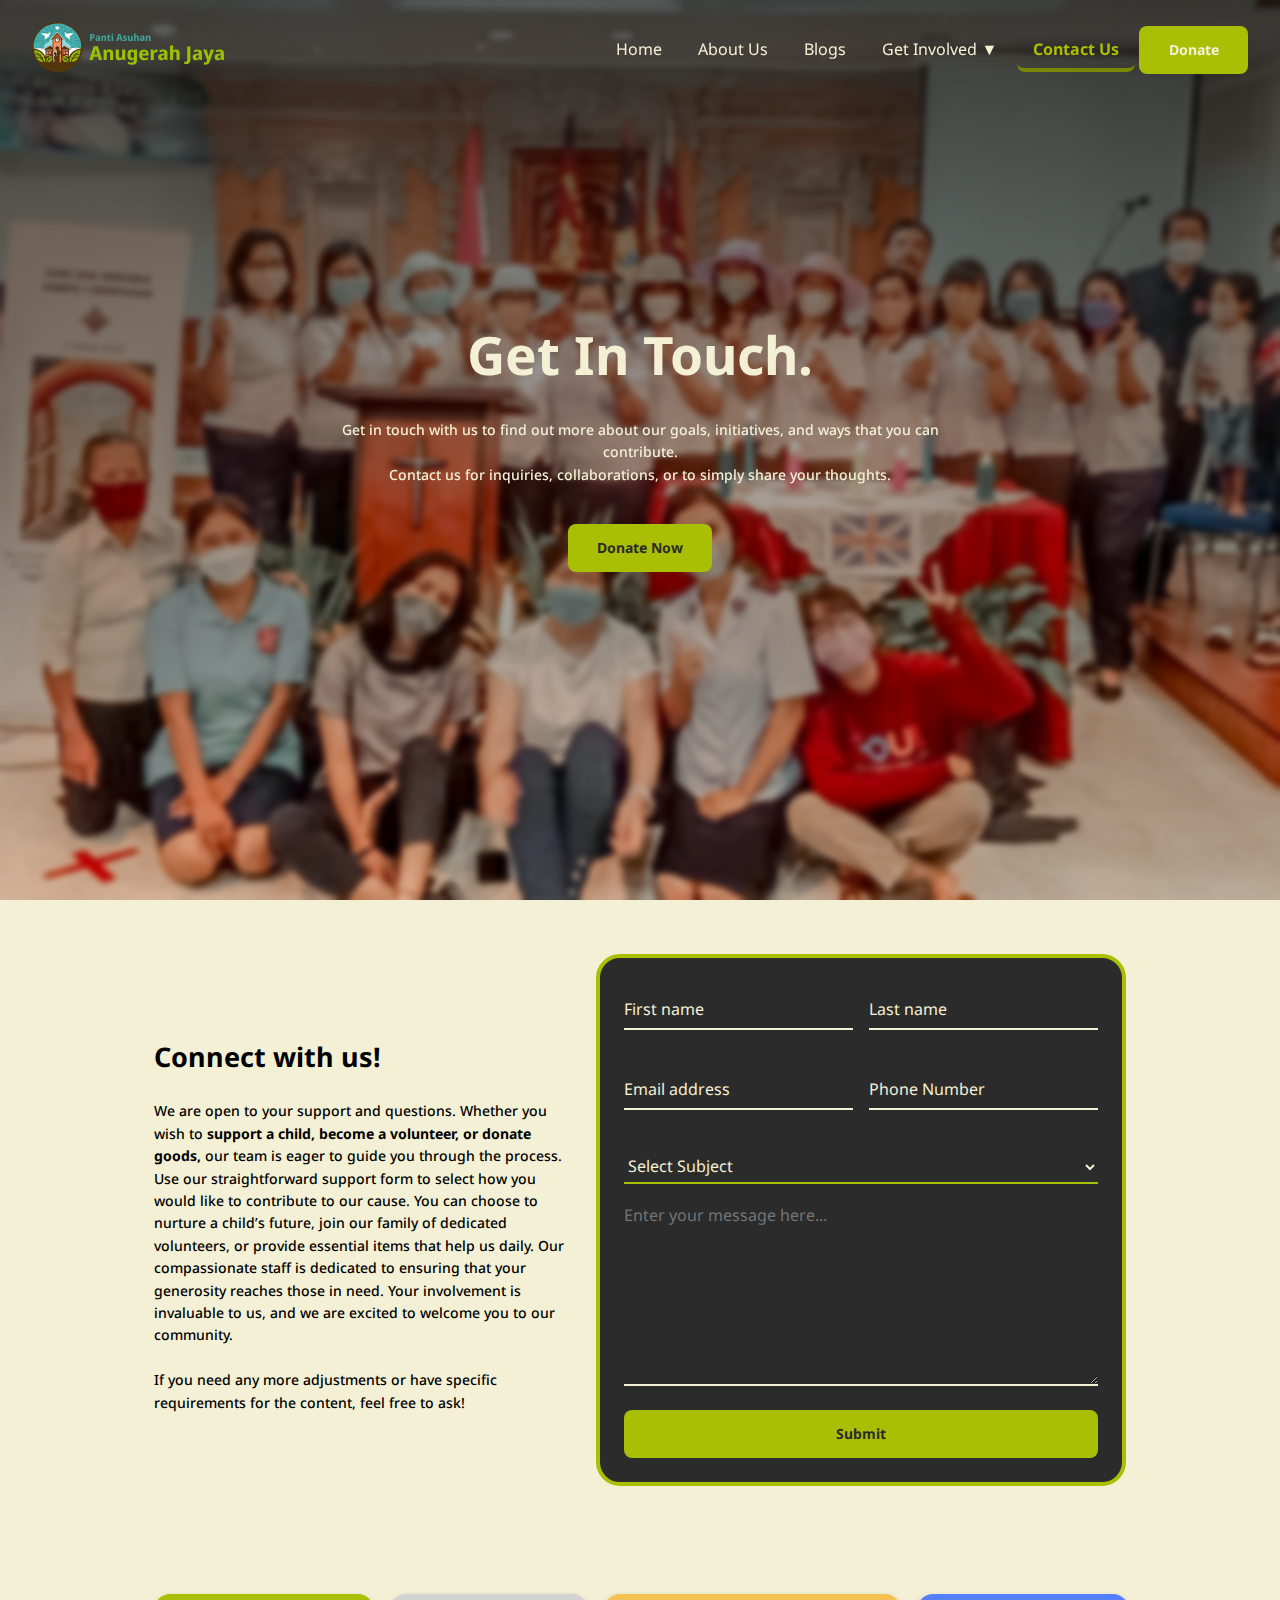
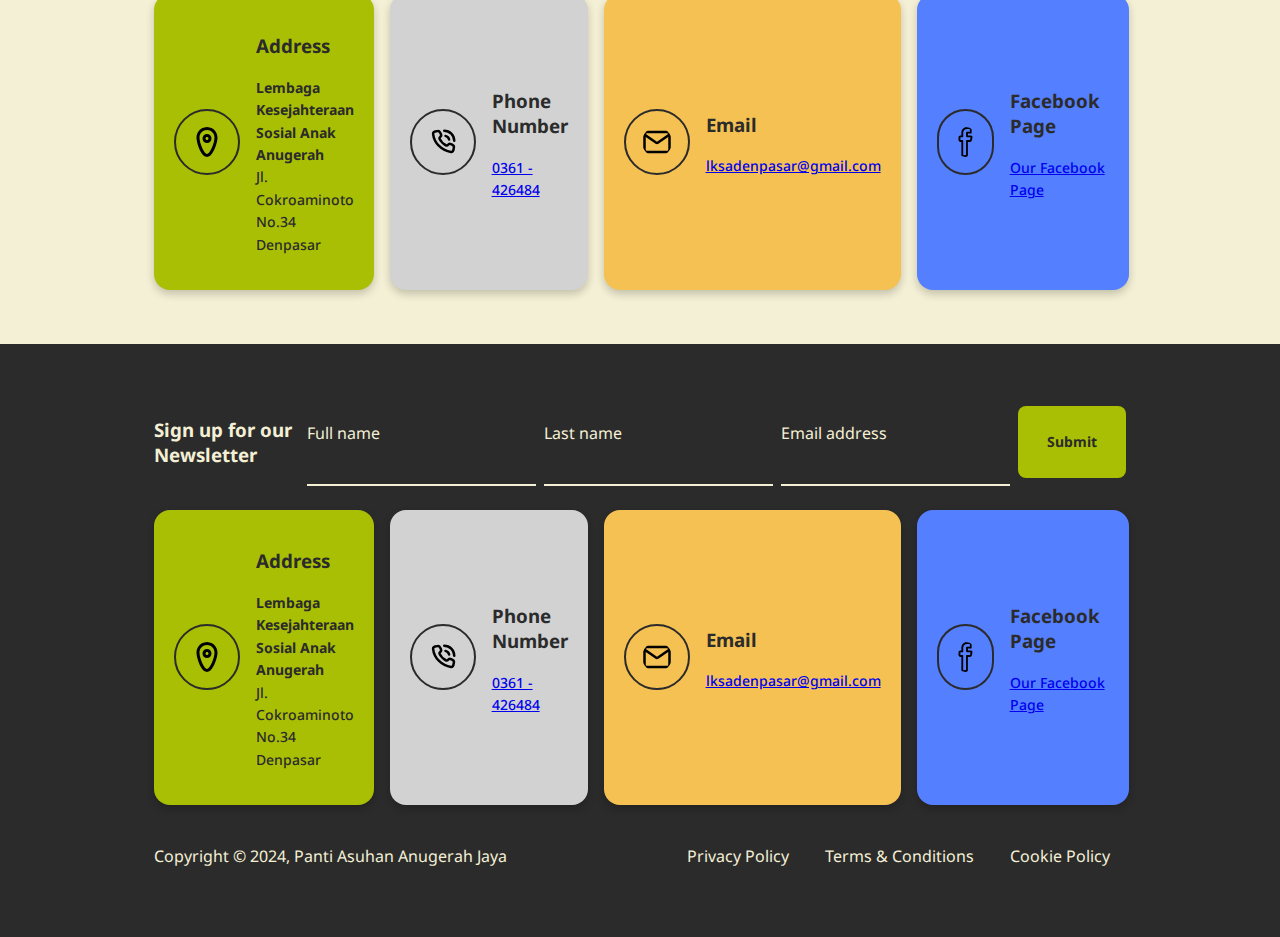
<file: contactus.html>
<!DOCTYPE html>
<html lang="en">
<head>
    <meta charset="UTF-8">
    <meta name="viewport" content="width=device-width, initial-scale=1.0">
    <title>Contact Us - Panti Asuhan Anugerah Jaya</title>
    <link rel="stylesheet" href="assets/style.css">
</head>
<body class="main">
    
    <!-- Start navbar -->
    <nav class="nav transparent">
        <div class="logo">
            <img src="assets/logo.svg" alt="Official Logo" class="logo">
        </div>
        <input type="checkbox" id="checkbox">
        <label for="checkbox" id="icon">
            <svg fill="none" stroke="currentColor" viewBox="0 0 24 24" xmlns="http://www.w3.org/2000/svg"><path stroke-linecap="round" stroke-linejoin="round" stroke-width="2" d="M4 6h16M4 12h16M4 18h16"></path></svg>
        </label>
        <ul>
            <li><a href="index.html">Home</a></li>
            <li><a href="aboutus.html">About Us</a></li>
            <li><a href="blogs.html">Blogs</a></li>
            <li class="dropdown">
                <a href="#">Get Involved</a>
                <ul class="dropdown-content">
                    <li><a href="get-involved/become-a-volunteer.html">Become A Volunteer</a></li>
                    <li><a href="get-involved/sponsor-a-child.html">Sponsor A Child</a></li>
                </ul>
            </li>
            <li><a href="contactus.html" class="active">Contact Us</a></li>
            <li><a href="donate.html" class="button primary">Donate</a></li>
        </ul>
    </nav>
    <!-- End Navbar -->

    <!-- Start Header -->
    <header class="contact-us-bg background-filter">
        <h1>Get In Touch.</h1>
        <p class="subheader">Get in touch with us to find out more about our goals, initiatives, and ways that you can contribute.<br/>Contact us for inquiries, collaborations, or to simply share your thoughts.         </p>
        <div class="button-row">
            <a href="#contactus" class="button primary">Donate Now</a>
        </div>
    </header>
    <!-- End Header -->

    <!-- Start Contact Us Section -->
    <section id="contactus" class="aboutus-whywedoit">
        <div class="first-part">
            <h2>Connect with us!</h2>
            <p>
                We are open to your support and questions. Whether you wish to <strong>support a child, become a volunteer, or donate goods,</strong> our team is eager to guide you through the process. Use our straightforward support form to select how you would like to contribute to our cause. You can choose to nurture a child’s future, join our family of dedicated volunteers, or provide essential items that help us daily. Our compassionate staff is dedicated to ensuring that your generosity reaches those in need. Your involvement is invaluable to us, and we are excited to welcome you to our community.
                <br/><br/>If you need any more adjustments or have specific requirements for the content, feel free to ask!
            </p>
        </div>
        <div class="second-part">
            <form action="#" class="contact-us-form">
                <div class="user-details">
                    <div class="row">
                        <div class="input">
                            <input type="text" class="input-field" required/>
                            <label class="input-label">First name</label>
                        </div>
                        <div class="input">
                            <input type="text" class="input-field" required/>
                            <label class="input-label">Last name</label>
                        </div>
                    </div>
                    <div class="row">
                        <div class="input">
                            <input type="email" class="input-field" required/>
                            <label class="input-label">Email address</label>
                        </div>
                        <div class="input">
                            <input type="tel" class="input-field" required/>
                            <label class="input-label">Phone Number</label>
                        </div>
                    </div>
                  </div>
    
                <div class="input">
                    <select class="input-field">
                      <option hidden>Select Subject</option>
                      <option>Sponsor A Child</option>
                      <option>Become A Volunteer</option>
                      <option>Item Donation</option>
                    </select>
                  </div>
                
                <textarea class="input-field" name="" id="" cols="30" rows="8" placeholder="Enter your message here..." required></textarea>
                
                <button class="button primary">Submit</button>
            </form>
        </div>
    </section>
    <!-- End Why We Do It Section -->

    <section class="others">
        <div class="contact-info">
            <div class="card">
                <div class="container">
                    <img src="assets/pin-icon.svg" alt="Address Icon" class="svg-icon">
                    <div class="info-content">
                        <h3>Address</h3>
                        <p>
                            <strong>Lembaga Kesejahteraan Sosial Anak Anugerah</strong><br/>
                            Jl. Cokroaminoto No.34 Denpasar<br/>
                        </p>
                    </div>
                </div>
            </div>
            <div class="card">
                <div class="container">
                    <img src="assets/phone-icon.svg" alt="Phone Number Icon" class="svg-icon">
                    <div class="info-content">
                        <h3>Phone Number</h3>
                        <p><a href="tel:+62361426484" target="_blank">0361 - 426484</a></p>
                    </div>
                </div>
            </div>
            <div class="card">
                <div class="container">
                    <img src="assets/email-icon.svg" alt="Email Icon" class="svg-icon">
                    <div class="info-content">
                        <h3>Email</h3>
                        <p><a href="mailto:lksadenpasar@gmail.com" target="_blank">lksadenpasar@gmail.com</a></p>
                    </div>
                </div>
            </div>
             <div class="card">
                <div class="container">
                    <img src="assets/facebook.svg" alt="Facebook Page Icon" class="svg-icon">
                    <div class="info-content">
                        <h3>Facebook Page</h3>
                        <p><a href="https://www.facebook.com/pantiasuhanputerianugerahdenpasar" target="_blank">Our Facebook Page</a></p>
                    </div>
                </div>
            </div>
        </div>
    </section>


    
    <!-- Start Footer -->
    <footer>
        <div class="signup-newsletter">
            <h3>Sign up for our Newsletter</h3>
            <form action="#" class="form">
                <div class="newsletter-details">
                    <div class="input">
                        <input type="text" class="input-field" required/>
                        <label class="input-label">Full name</label>
                    </div>
                    <div class="input">
                        <input type="text" class="input-field" required/>
                        <label class="input-label">Last name</label>
                    </div>
                    <div class="input">
                        <input type="email" class="input-field" required/>
                        <label class="input-label">Email address</label>
                    </div>
                  </div>
                <button class="button primary">Submit</button>
              </form>
        </div>

        <div class="contact-info">
            <div class="card">
                <div class="container">
                    <img src="assets/pin-icon.svg" alt="Address Icon" class="svg-icon">
                    <div class="info-content">
                        <h3>Address</h3>
                        <p>
                            <strong>Lembaga Kesejahteraan Sosial Anak Anugerah</strong><br/>
                            Jl. Cokroaminoto No.34 Denpasar<br/>
                        </p>
                    </div>
                </div>
            </div>
            <div class="card">
                <div class="container">
                    <img src="assets/phone-icon.svg" alt="Phone Number Icon" class="svg-icon">
                    <div class="info-content">
                        <h3>Phone Number</h3>
                        <p><a href="tel:+62361426484" target="_blank">0361 - 426484</a></p>
                    </div>
                </div>
            </div>
            <div class="card">
                <div class="container">
                    <img src="assets/email-icon.svg" alt="Email Icon" class="svg-icon">
                    <div class="info-content">
                        <h3>Email</h3>
                        <p><a href="mailto:lksadenpasar@gmail.com" target="_blank">lksadenpasar@gmail.com</a></p>
                    </div>
                </div>
            </div>
             <div class="card">
                <div class="container">
                    <img src="assets/facebook.svg" alt="Facebook Page Icon" class="svg-icon">
                    <div class="info-content">
                        <h3>Facebook Page</h3>
                        <p><a href="https://www.facebook.com/pantiasuhanputerianugerahdenpasar" target="_blank">Our Facebook Page</a></p>
                    </div>
                </div>
            </div>
        </div>

        <div class="copyright">
            <div class="first-part">
                Copyright © 2024, Panti Asuhan Anugerah Jaya
            </div>
            <div class="second-part">
                <ul>
                    <li><a href="">Privacy Policy</a></li>
                    <li><a href="">Terms & Conditions</a></li>
                    <li><a href="">Cookie Policy</a></li>
                </ul>
            </div>
        </div>
    </footer>
    <!-- End Footer -->
    
</body>
<script src="assets/main.js"></script>
</html>
</file>
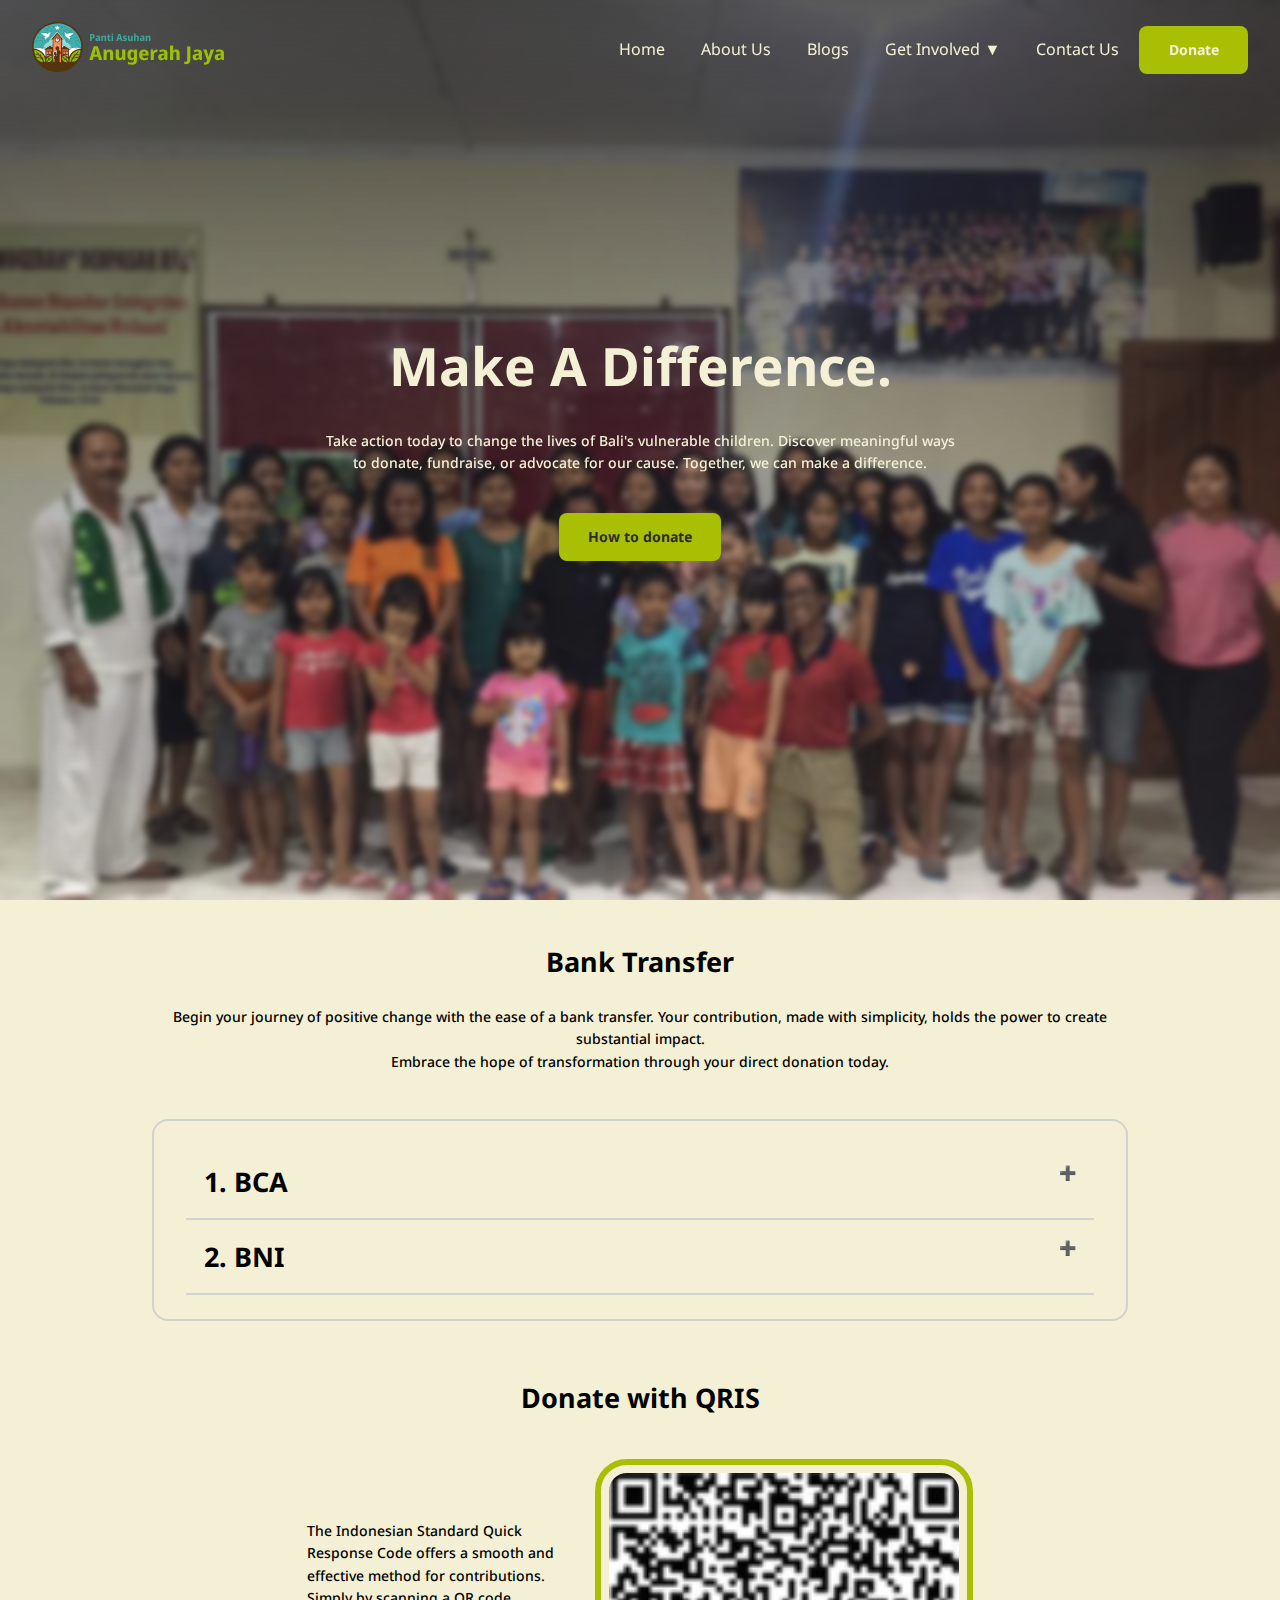
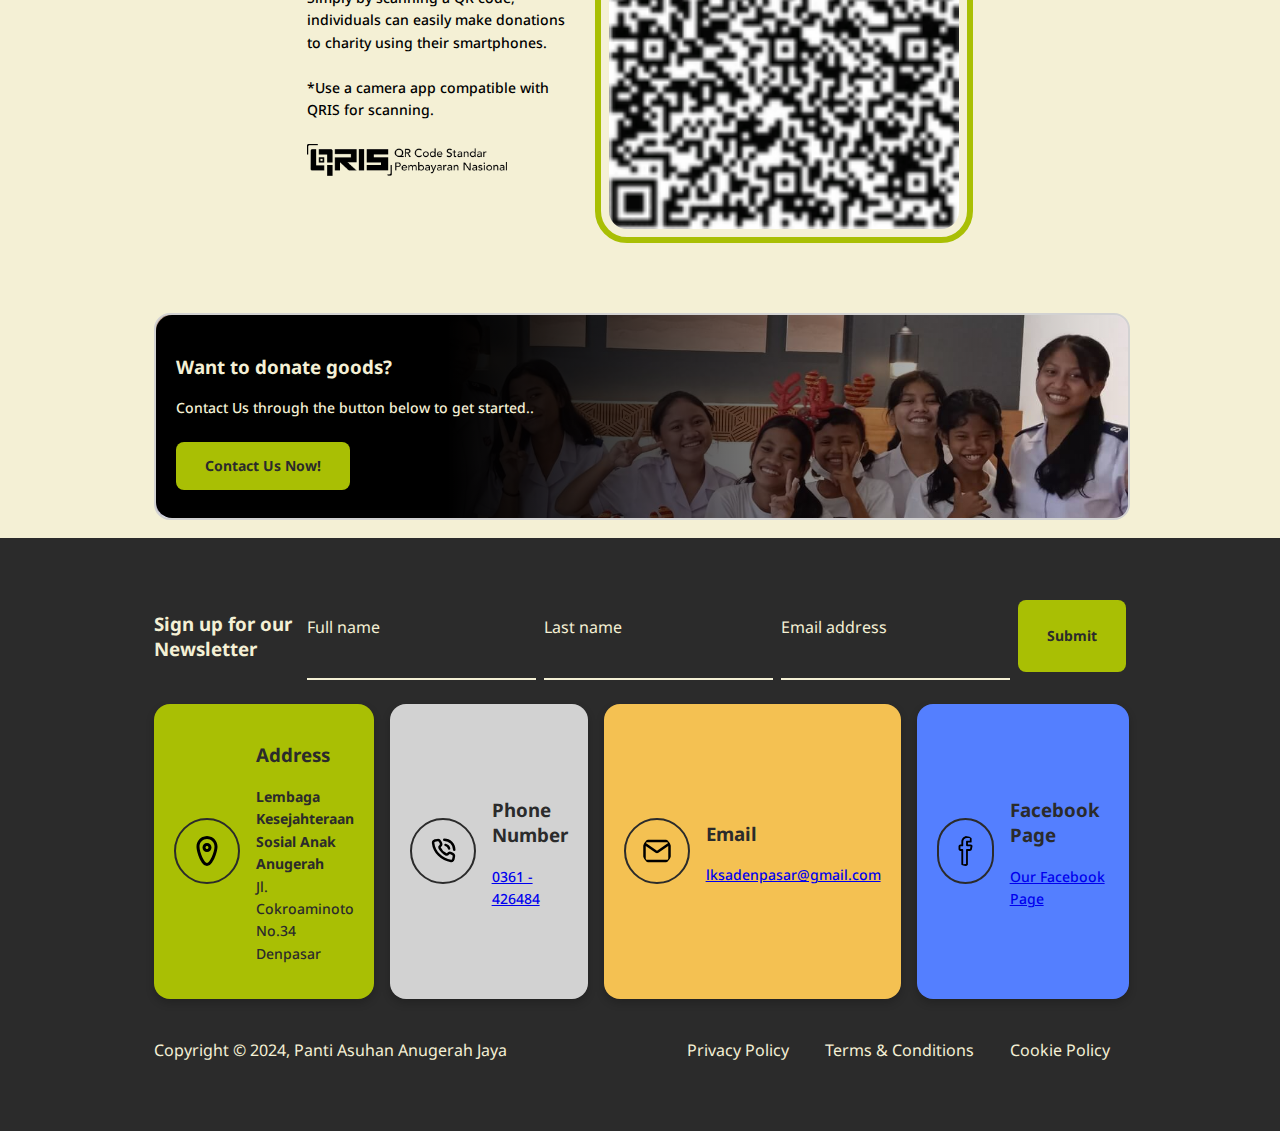
<file: donate.html>
<!DOCTYPE html>
<html lang="en">
<head>
    <meta charset="UTF-8">
    <meta name="viewport" content="width=device-width, initial-scale=1.0">
    <title>Donate - Panti Asuhan Anugerah Jaya</title>
    <link rel="stylesheet" href="assets/style.css">
</head>
<body class="main">
    
    <!-- Start navbar -->
    <nav class="nav transparent">
        <div class="logo">
            <img src="assets/logo.svg" alt="Official Logo" class="logo">
        </div>
        <input type="checkbox" id="checkbox">
        <label for="checkbox" id="icon">
            <svg fill="none" stroke="currentColor" viewBox="0 0 24 24" xmlns="http://www.w3.org/2000/svg"><path stroke-linecap="round" stroke-linejoin="round" stroke-width="2" d="M4 6h16M4 12h16M4 18h16"></path></svg>
        </label>
        <ul>
            <li><a href="index.html">Home</a></li>
            <li><a href="aboutus.html">About Us</a></li>
            <li><a href="blogs.html">Blogs</a></li>
            <li class="dropdown">
                <a href="#">Get Involved</a>
                <ul class="dropdown-content">
                    <li><a href="get-involved/become-a-volunteer.html">Become A Volunteer</a></li>
                    <li><a href="get-involved/sponsor-a-child.html">Sponsor A Child</a></li>
                </ul>
            </li>
            <li><a href="contactus.html">Contact Us</a></li>
            <li><a href="donate.html" class="button primary">Donate</a></li>
        </ul>
    </nav>
    <!-- End Navbar -->

    <!-- Start Header -->
    <header class="donate-bg background-filter">
        <h1>Make A Difference.</h1>
        <p class="subheader">Take action today to change the lives of Bali's vulnerable children. Discover meaningful ways to donate, fundraise, or advocate for our cause. Together, we can make a difference.</p>
        <div class="button-row">
            <a href="#bank-transfer" class="button primary">How to donate</a>
        </div>
    </header>
    <!-- End Header -->

    <!-- Start Why We Do It Section -->
    <section id="bank-transfer" class="aboutus-whyweexist">
        <div class="first-content">
            <h2>Bank Transfer</h2>            
            <p>Begin your journey of positive change with the ease of a bank transfer. Your contribution, made with simplicity, holds the power to create substantial impact.<br/>Embrace the hope of transformation through your direct donation today.</p>
        </div>
        <div class="second-part">
            <div class="accordion-container">
                <button class="accordion">1. BCA</button>
                <div class="panel">
                    <p>
                        Bank Name : BANK BCA<br/>
                        Bank Address : Bank BCA, KCP Gatsu Barat<br/>
                        Beneficiary Address : Jl. Cokroaminoto No.34 Denpasar<br/>
                        Account Name : Lembaga Kesejahteraan Sosial Anak Anugerah<br/>
                        General Account : ACC# 145 99 0324304 9<br/>
                        Building Account : ACC# 145 19 0722345 1<br/>
                        SWIFT Code : CERIIDJA<br/>
                    </p>
                </div>
                <button class="accordion">2. BNI</button>
                <div class="panel">
                    <p>
                        Bank Name : BANK BNI<br/>
                        Bank Address : Bank BNI, KCP Kamboja<br/>
                        Beneficiary Address : Jl. Kamboja No.5, Sumerta Kauh, Kec. Denpasar Tim.<br/>
                        Account Name : Lembaga Kesejahteraan Sosial Anak Anugerah<br/>
                        General Account : ACC# 145 99 3434542 8<br/>
                        Building Account : ACC# 145 19 2314345 2<br/>
                        SWIFT Code : BRIIIDJU<br/>
                    </p>
                </div>
            </div>
        </div>
        <div class="first-content">
            <h2>Donate with QRIS</h2>
            <div class="donate-with-qris">
                <div class="first-part">
                    <p>
                        The Indonesian Standard Quick Response Code offers a smooth and effective method for contributions. Simply by scanning a QR code, individuals can easily make donations to charity using their smartphones.
                        <br/><br/>
                        *Use a camera app compatible with QRIS for scanning.
                        <br/><br/>
                        <img src="assets/photos/qris-label.png" alt="QRIS label" width="200">
                    </p>
                </div>
                <div class="second-part">
                    <img src="assets/photos/qris.png" alt="QRIS Code" width="350">
                </div>
            </div>
        </div>
        
    </section>
    <!-- End Why We Do It Section -->

    <!-- Start Let's Get Involved Section -->
    <section id="letsgetinvolved" class="home-letsgetinvolved"> 
        <div class="content">
            <div class="third-part">
                <div class="letsgetinvolved-card background-filter-2">
                    <div class="container">
                    <h3>Want to donate goods?</h3>
                    <p>Contact Us through the button below to get started..</p>
                    <a class="button primary" href="../contactus.html">Contact Us Now!</a>
                    </div>
                </div>
            </div>
        </div>

    </section>
    
    <!-- Start Footer -->
    <footer>
        <div class="signup-newsletter">
            <h3>Sign up for our Newsletter</h3>
            <form action="#" class="form">
                <div class="newsletter-details">
                    <div class="input">
                        <input type="text" class="input-field" required/>
                        <label class="input-label">Full name</label>
                    </div>
                    <div class="input">
                        <input type="text" class="input-field" required/>
                        <label class="input-label">Last name</label>
                    </div>
                    <div class="input">
                        <input type="email" class="input-field" required/>
                        <label class="input-label">Email address</label>
                    </div>
                  </div>
                <button class="button primary">Submit</button>
              </form>
        </div>

        <div class="contact-info">
            <div class="card">
                <div class="container">
                    <img src="assets/pin-icon.svg" alt="Address Icon" class="svg-icon">
                    <div class="info-content">
                        <h3>Address</h3>
                        <p>
                            <strong>Lembaga Kesejahteraan Sosial Anak Anugerah</strong><br/>
                            Jl. Cokroaminoto No.34 Denpasar<br/>
                        </p>
                    </div>
                </div>
            </div>
            <div class="card">
                <div class="container">
                    <img src="assets/phone-icon.svg" alt="Phone Number Icon" class="svg-icon">
                    <div class="info-content">
                        <h3>Phone Number</h3>
                        <p><a href="tel:+62361426484" target="_blank">0361 - 426484</a></p>
                    </div>
                </div>
            </div>
            <div class="card">
                <div class="container">
                    <img src="assets/email-icon.svg" alt="Email Icon" class="svg-icon">
                    <div class="info-content">
                        <h3>Email</h3>
                        <p><a href="mailto:lksadenpasar@gmail.com" target="_blank">lksadenpasar@gmail.com</a></p>
                    </div>
                </div>
            </div>
             <div class="card">
                <div class="container">
                    <img src="assets/facebook.svg" alt="Facebook Page Icon" class="svg-icon">
                    <div class="info-content">
                        <h3>Facebook Page</h3>
                        <p><a href="https://www.facebook.com/pantiasuhanputerianugerahdenpasar" target="_blank">Our Facebook Page</a></p>
                    </div>
                </div>
            </div>
        </div>

        <div class="copyright">
            <div class="first-part">
                Copyright © 2024, Panti Asuhan Anugerah Jaya
            </div>
            <div class="second-part">
                <ul>
                    <li><a href="">Privacy Policy</a></li>
                    <li><a href="">Terms & Conditions</a></li>
                    <li><a href="">Cookie Policy</a></li>
                </ul>
            </div>
        </div>
    </footer>
    <!-- End Footer -->
    <script src="assets/main.js"></script>
</body>
</html>
</file>
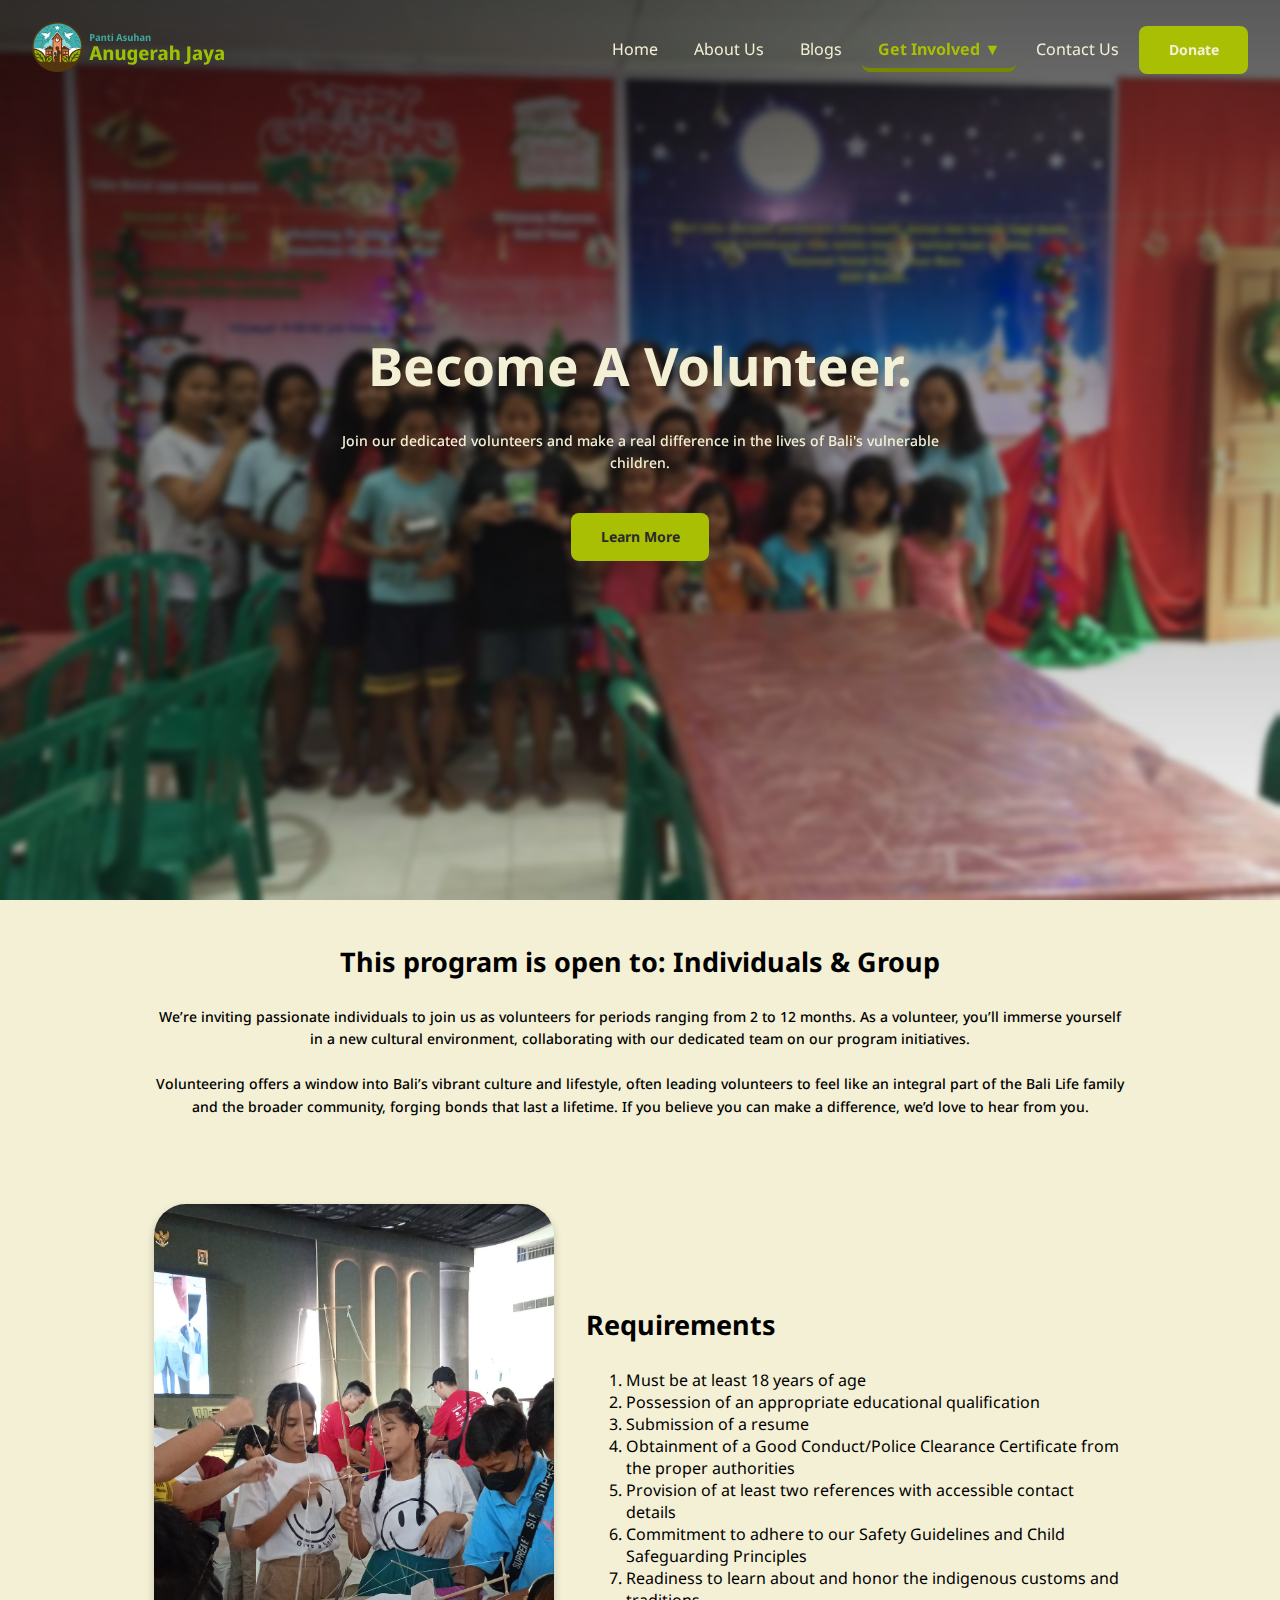
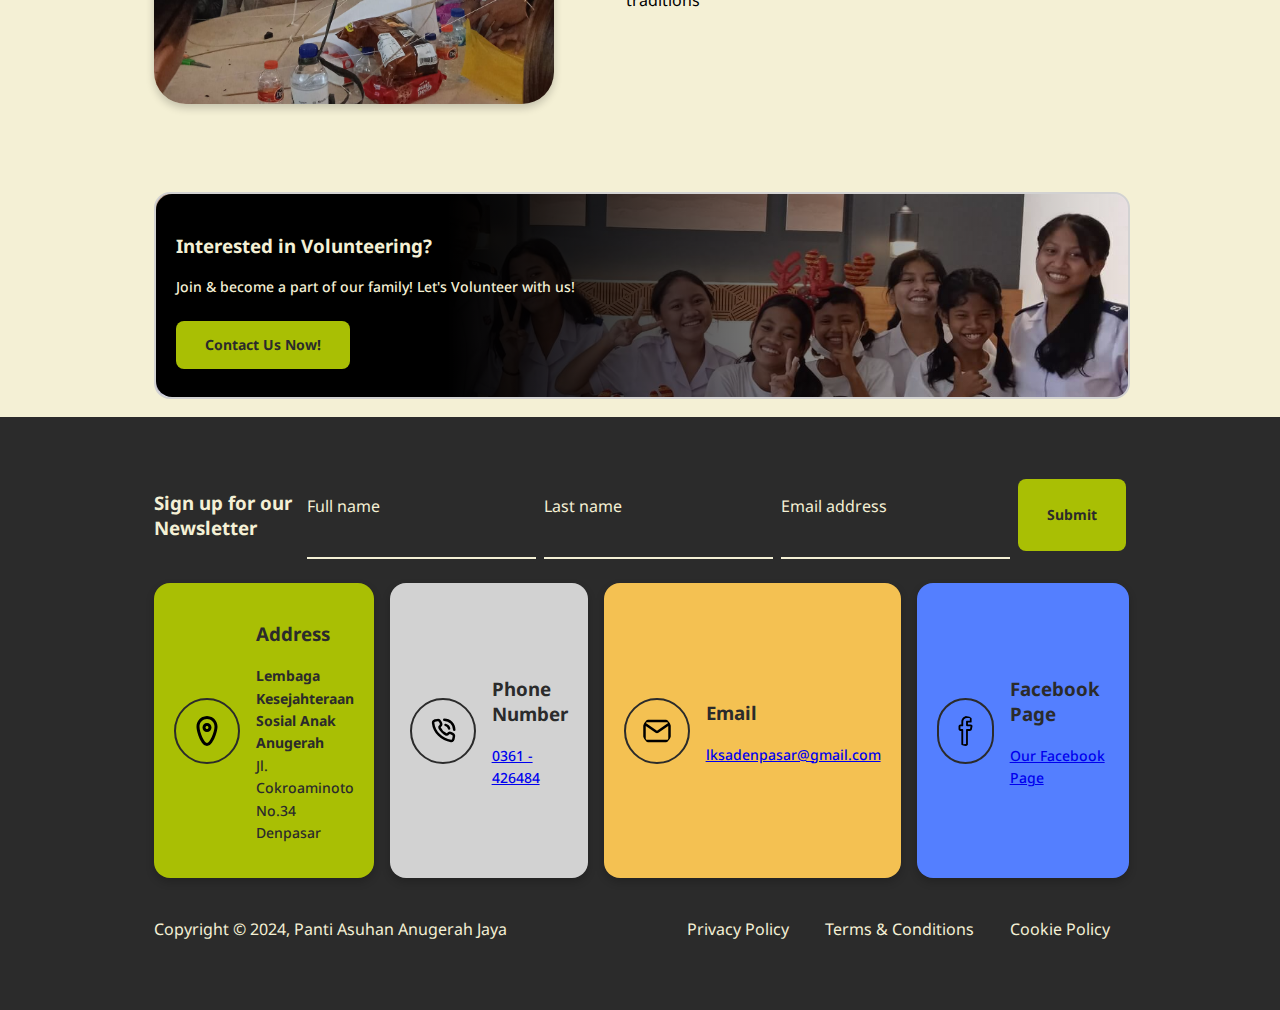
<file: get-involved/become-a-volunteer.html>
<!DOCTYPE html>
<html lang="en">
<head>
    <meta charset="UTF-8">
    <meta name="viewport" content="width=device-width, initial-scale=1.0">
    <title>Become A Volunteer - Panti Asuhan Anugerah Jaya</title>
    <link rel="stylesheet" href="../assets/style.css">
</head>
<body class="main">
    
    <!-- Start navbar -->
    <nav class="nav transparent">
        <div class="logo">
            <img src="../assets/logo.svg" alt="Official Logo" class="logo">
        </div>
        <input type="checkbox" id="checkbox">
        <label for="checkbox" id="icon">
            <svg fill="none" stroke="currentColor" viewBox="0 0 24 24" xmlns="http://www.w3.org/2000/svg"><path stroke-linecap="round" stroke-linejoin="round" stroke-width="2" d="M4 6h16M4 12h16M4 18h16"></path></svg>
        </label>
        <ul>
            <li><a href="../index.html">Home</a></li>
            <li><a href="../aboutus.html">About Us</a></li>
            <li><a href="../blogs.html">Blogs</a></li>
            <li class="dropdown">
                <a href="#"  class="active" >Get Involved</a>
                <ul class="dropdown-content">
                    <li><a href="../get-involved/become-a-volunteer.html">Become A Volunteer</a></li>
                    <li><a href="../get-involved/sponsor-a-child.html">Sponsor A Child</a></li>
                </ul>
            </li>
            <li><a href="../contactus.html">Contact Us</a></li>
            <li><a href="../donate.html" class="button primary" >Donate</a></li>
        </ul>
    </nav>
    <!-- End Navbar -->

    <!-- Start Header -->
    <header class="become-a-volunteer-bg background-filter">
        <h1>Become A Volunteer.</h1>
        <p class="subheader">Join our dedicated volunteers and make a real difference in the lives of Bali's vulnerable children.</p>
        <div class="button-row">
            <a href="#info" class="button primary">Learn More</a>
        </div>
    </header>
    <!-- End Header -->

    <!-- Start Description Section -->
    <section id="info" class="sponsor-a-child">
        <div class="first-part">
            <h2>This program is open to: Individuals & Group</h2>
            <p>
                We’re inviting passionate individuals to join us as volunteers for periods ranging from 2 to 12 months. As a volunteer, you’ll immerse yourself in a new cultural environment, collaborating with our dedicated team on our program initiatives.
                <br/><br/>
                Volunteering offers a window into Bali’s vibrant culture and lifestyle, often leading volunteers to feel like an integral part of the Bali Life family and the broader community, forging bonds that last a lifetime. If you believe you can make a difference, we’d love to hear from you.
            </p>
        </div>
    </section>
    <!-- End Description Section -->

    <!-- Start whatdoyouexpect Section -->
    <section id="whatdoyouexpect" class="sponsor-a-child-whatdoyouexpect">
        <div class="first-part">
            <h2>Requirements</h2>
            <ol>
                <li>Must be at least 18 years of age</li>
                <li>Possession of an appropriate educational qualification</li>
                <li>Submission of a resume</li>
                <li>Obtainment of a Good Conduct/Police Clearance Certificate from the proper authorities</li>
                <li>Provision of at least two references with accessible contact details</li>
                <li>Commitment to adhere to our Safety Guidelines and Child Safeguarding Principles</li>
                <li>Readiness to learn about and honor the indigenous customs and traditions</li>
            </ol>              
        </div>
        <div class="second-part">
            <img src="../assets/photos/creative-event.jpg" alt="What do you expect us Image" class="whywedoit-img">
        </div>
    </section>
    <!-- End Why We Do It Section -->

    <!-- Start Let's Get Involved Section -->
    <section id="letsgetinvolved" class="home-letsgetinvolved"> 
        <div class="content">
            <div class="third-part">
                <div class="letsgetinvolved-card background-filter-2">
                    <div class="container">
                    <h3>Interested in Volunteering?</h3>
                    <p>Join & become a part of our family! Let's Volunteer with us!</p>
                    <a class="button primary" href="../contactus.html">Contact Us Now!</a>
                    </div>
                </div>
            </div>
        </div>

    </section>

    <!-- Start Footer -->
    <footer>
        <div class="signup-newsletter">
            <h3>Sign up for our Newsletter</h3>
            <form action="#" class="form">
                <div class="newsletter-details">
                    <div class="input">
                        <input type="text" class="input-field" required/>
                        <label class="input-label">Full name</label>
                    </div>
                    <div class="input">
                        <input type="text" class="input-field" required/>
                        <label class="input-label">Last name</label>
                    </div>
                    <div class="input">
                        <input type="email" class="input-field" required/>
                        <label class="input-label">Email address</label>
                    </div>
                  </div>
                <button class="button primary">Submit</button>
              </form>
        </div>

        <div class="contact-info">
            <div class="card">
                <div class="container">
                    <img src="../assets/pin-icon.svg" alt="Address Icon" class="svg-icon">
                    <div class="info-content">
                        <h3>Address</h3>
                        <p>
                            <strong>Lembaga Kesejahteraan Sosial Anak Anugerah</strong><br/>
                            Jl. Cokroaminoto No.34 Denpasar<br/>
                        </p>
                    </div>
                </div>
            </div>
            <div class="card">
                <div class="container">
                    <img src="../assets/phone-icon.svg" alt="Phone Number Icon" class="svg-icon">
                    <div class="info-content">
                        <h3>Phone Number</h3>
                        <p><a href="tel:+62361426484" target="_blank">0361 - 426484</a></p>
                    </div>
                </div>
            </div>
            <div class="card">
                <div class="container">
                    <img src="../assets/email-icon.svg" alt="Email Icon" class="svg-icon">
                    <div class="info-content">
                        <h3>Email</h3>
                        <p><a href="mailto:lksadenpasar@gmail.com" target="_blank">lksadenpasar@gmail.com</a></p>
                    </div>
                </div>
            </div>
             <div class="card">
                <div class="container">
                    <img src="../assets/facebook.svg" alt="Facebook Page Icon" class="svg-icon">
                    <div class="info-content">
                        <h3>Facebook Page</h3>
                        <p><a href="https://www.facebook.com/pantiasuhanputerianugerahdenpasar" target="_blank">Our Facebook Page</a></p>
                    </div>
                </div>
            </div>
        </div>

        <div class="copyright">
            <div class="first-part">
                Copyright © 2024, Panti Asuhan Anugerah Jaya
            </div>
            <div class="second-part">
                <ul>
                    <li><a href="">Privacy Policy</a></li>
                    <li><a href="">Terms & Conditions</a></li>
                    <li><a href="">Cookie Policy</a></li>
                </ul>
            </div>
        </div>
    </footer>
    <!-- End Footer -->
    <script src="../assets/main.js"></script>
</body>
</html>
</file>
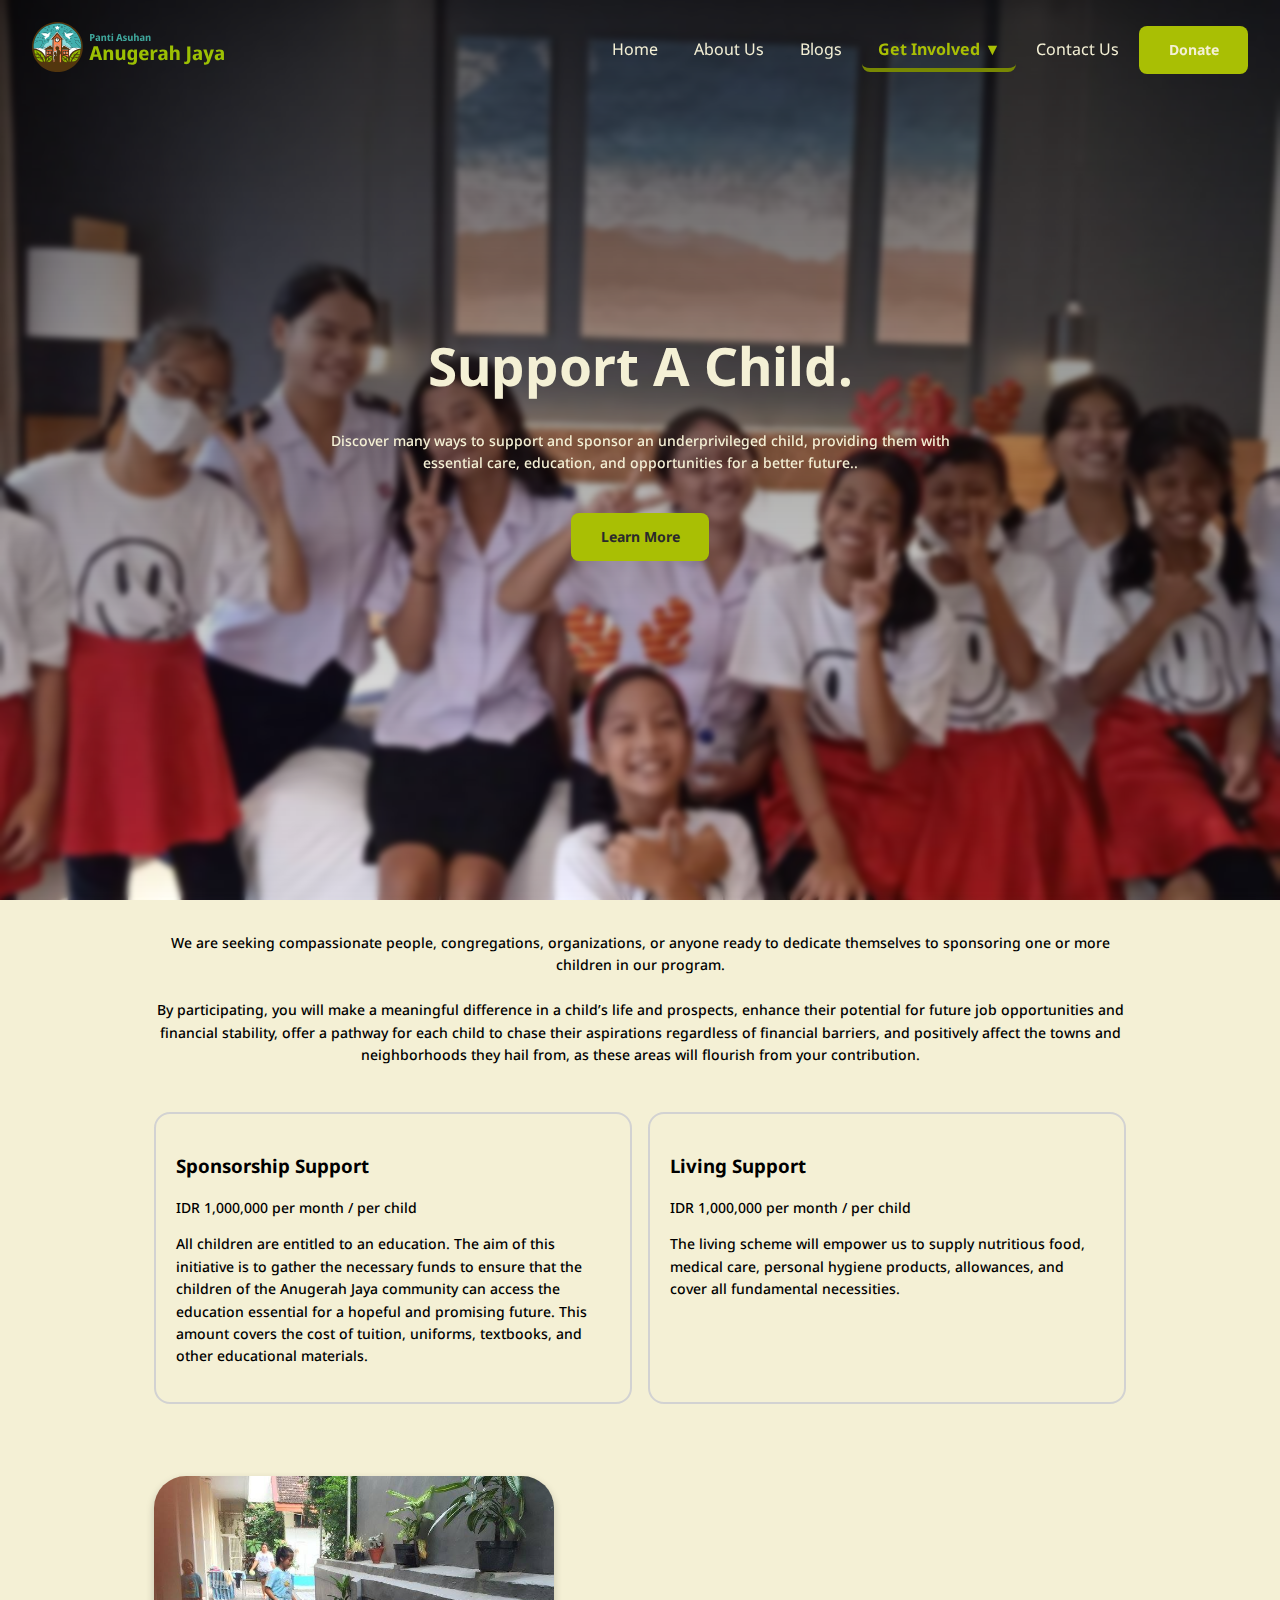
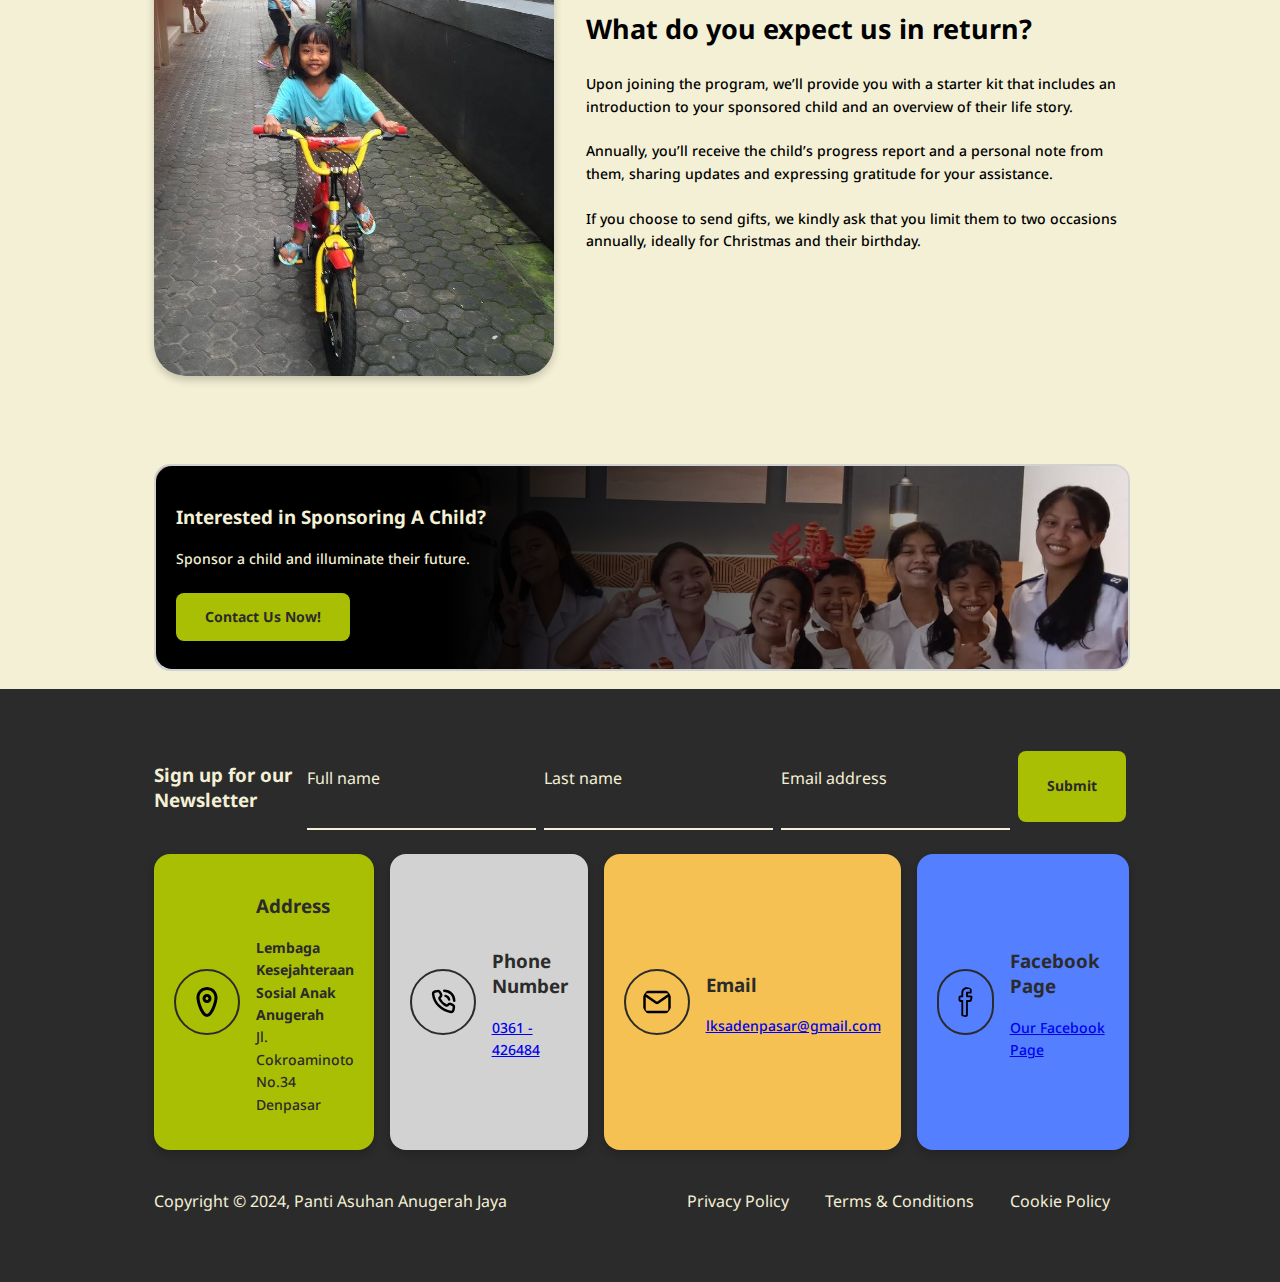
<file: get-involved/sponsor-a-child.html>
<!DOCTYPE html>
<html lang="en">
<head>
    <meta charset="UTF-8">
    <meta name="viewport" content="width=device-width, initial-scale=1.0">
    <title>Support A Child - Panti Asuhan Anugerah Jaya</title>
    <link rel="stylesheet" href="../assets/style.css">
</head>
<body class="main">
    
    <!-- Start navbar -->
    <nav class="nav transparent">
        <div class="logo">
            <img src="../assets/logo.svg" alt="Official Logo" class="logo">
        </div>
        <input type="checkbox" id="checkbox">
        <label for="checkbox" id="icon">
            <svg fill="none" stroke="currentColor" viewBox="0 0 24 24" xmlns="http://www.w3.org/2000/svg"><path stroke-linecap="round" stroke-linejoin="round" stroke-width="2" d="M4 6h16M4 12h16M4 18h16"></path></svg>
        </label>
        <ul>
            <li><a href="../index.html">Home</a></li>
            <li><a href="../aboutus.html">About Us</a></li>
            <li><a href="../blogs.html">Blogs</a></li>
            <li class="dropdown">
                <a href="#"  class="active" >Get Involved</a>
                <ul class="dropdown-content">
                    <li><a href="../get-involved/become-a-volunteer.html">Become A Volunteer</a></li>
                    <li><a href="../get-involved/sponsor-a-child.html">Sponsor A Child</a></li>
                </ul>
            </li>
            <li><a href="../contactus.html">Contact Us</a></li>
            <li><a href="../donate.html" class="button primary" >Donate</a></li>
        </ul>
    </nav>
    <!-- End Navbar -->

    <!-- Start Header -->
    <header class="sponsor-a-child-bg background-filter">
        <h1>Support A Child.</h1>
        <p class="subheader">Discover many ways to support and sponsor an underprivileged child, providing them with essential care, education, and opportunities for a better future..</p>
        <div class="button-row">
            <a href="#info" class="button primary">Learn More</a>
        </div>
    </header>
    <!-- End Header -->

    <!-- Start Description Section -->
    <section id="info" class="sponsor-a-child">
        <div class="first-part">
            <p>
                We are seeking compassionate people, congregations, organizations, or anyone ready to dedicate themselves to sponsoring one or more children in our program.
                <br/><br/>
                By participating, you will make a meaningful difference in a child’s life and prospects, enhance their potential for future job opportunities and financial stability, offer a pathway for each child to chase their aspirations regardless of financial barriers, and positively affect the towns and neighborhoods they hail from, as these areas will flourish from your contribution.
            </p>
        </div>
        <div class="scholarship-living-support">
            
                <div class="letsgetinvolved-card">
                    <div class="container">
                    <h3>Sponsorship Support</h3>
                    <p class="price">IDR 1,000,000 per month / per child</p>
                    <p>All children are entitled to an education. The aim of this initiative is to gather the necessary funds to ensure that the children of the Anugerah Jaya community can access the education essential for a hopeful and promising future. This amount covers the cost of tuition, uniforms, textbooks, and other educational materials.</p>
                    </div>
                </div>

                <div class="letsgetinvolved-card">
                    <div class="container">
                    <h3>Living Support</h3>
                    <p class="price">IDR 1,000,000 per month / per child</p>
                    <p>The living scheme will empower us to supply nutritious food, medical care, personal hygiene products, allowances, and cover all fundamental necessities.</p>
                    </div>
                </div>
        </div>
    </section>
    <!-- End Description Section -->

    <!-- Start whatdoyouexpect Section -->
    <section id="whatdoyouexpect" class="sponsor-a-child-whatdoyouexpect">
        <div class="first-part">
            <h2>What do you expect us in return?</h2>
            <p>
                Upon joining the program, we’ll provide you with a starter kit that includes an introduction to your sponsored child and an overview of their life story.

                <br/><br/>Annually, you’ll receive the child’s progress report and a personal note from them, sharing updates and expressing gratitude for your assistance.

                <br/><br/>If you choose to send gifts, we kindly ask that you limit them to two occasions annually, ideally for Christmas and their birthday.
            </p>
        </div>
        <div class="second-part">
            <img src="../assets/photos/what-do-you-expect-us.jpg" alt="What do you expect us Image" class="whywedoit-img">
        </div>
    </section>
    <!-- End Why We Do It Section -->

    <!-- Start Let's Get Involved Section -->
    <section id="letsgetinvolved" class="home-letsgetinvolved"> 
        <div class="content">
            <div class="third-part">
                <div class="letsgetinvolved-card background-filter-2">
                    <div class="container">
                    <h3>Interested in Sponsoring A Child?</h3>
                    <p>Sponsor a child and illuminate their future.</p>
                    <a class="button primary" href="../contactus.html">Contact Us Now!</a>
                    </div>
                </div>
            </div>
        </div>

    </section>

    <!-- Start Footer -->
    <footer>
        <div class="signup-newsletter">
            <h3>Sign up for our Newsletter</h3>
            <form action="#" class="form">
                <div class="newsletter-details">
                    <div class="input">
                        <input type="text" class="input-field" required/>
                        <label class="input-label">Full name</label>
                    </div>
                    <div class="input">
                        <input type="text" class="input-field" required/>
                        <label class="input-label">Last name</label>
                    </div>
                    <div class="input">
                        <input type="email" class="input-field" required/>
                        <label class="input-label">Email address</label>
                    </div>
                  </div>
                <button class="button primary">Submit</button>
              </form>
        </div>

        <div class="contact-info">
            <div class="card">
                <div class="container">
                    <img src="../assets/pin-icon.svg" alt="Address Icon" class="svg-icon">
                    <div class="info-content">
                        <h3>Address</h3>
                        <p>
                            <strong>Lembaga Kesejahteraan Sosial Anak Anugerah</strong><br/>
                            Jl. Cokroaminoto No.34 Denpasar<br/>
                        </p>
                    </div>
                </div>
            </div>
            <div class="card">
                <div class="container">
                    <img src="../assets/phone-icon.svg" alt="Phone Number Icon" class="svg-icon">
                    <div class="info-content">
                        <h3>Phone Number</h3>
                        <p><a href="tel:+62361426484" target="_blank">0361 - 426484</a></p>
                    </div>
                </div>
            </div>
            <div class="card">
                <div class="container">
                    <img src="../assets/email-icon.svg" alt="Email Icon" class="svg-icon">
                    <div class="info-content">
                        <h3>Email</h3>
                        <p><a href="mailto:lksadenpasar@gmail.com" target="_blank">lksadenpasar@gmail.com</a></p>
                    </div>
                </div>
            </div>
             <div class="card">
                <div class="container">
                    <img src="../assets/facebook.svg" alt="Facebook Page Icon" class="svg-icon">
                    <div class="info-content">
                        <h3>Facebook Page</h3>
                        <p><a href="https://www.facebook.com/pantiasuhanputerianugerahdenpasar" target="_blank">Our Facebook Page</a></p>
                    </div>
                </div>
            </div>
        </div>

        <div class="copyright">
            <div class="first-part">
                Copyright © 2024, Panti Asuhan Anugerah Jaya
            </div>
            <div class="second-part">
                <ul>
                    <li><a href="">Privacy Policy</a></li>
                    <li><a href="">Terms & Conditions</a></li>
                    <li><a href="">Cookie Policy</a></li>
                </ul>
            </div>
        </div>
    </footer>
    <!-- End Footer -->
    <script src="../assets/main.js"></script>
</body>
</html>
</file>
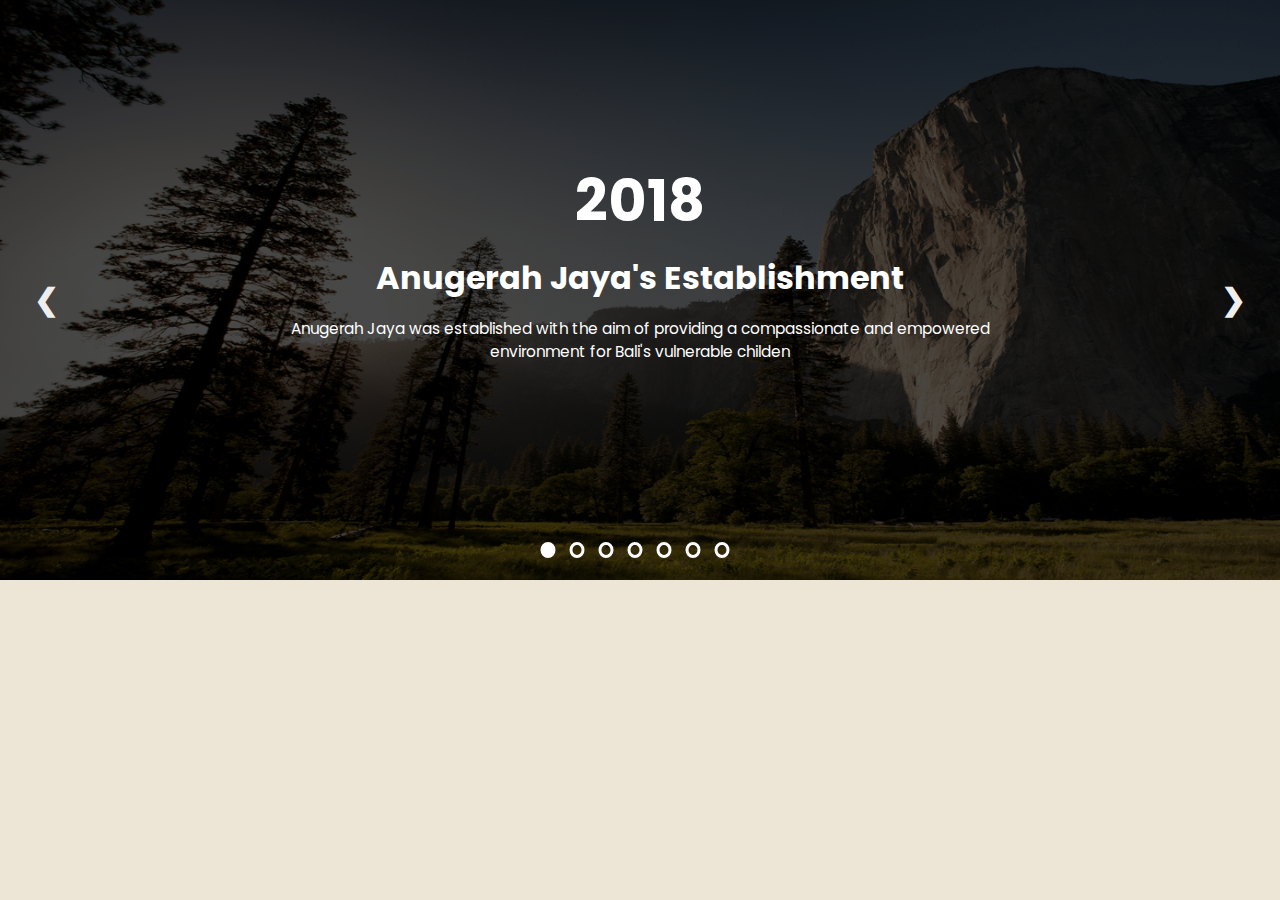
<file: history-carousel/image/carousel.html>
<!DOCTYPE html>
<html lang="en">
<head>
    <meta charset="UTF-8">
    <meta name="viewport" content="width=device-width, initial-scale=1.0">
    <title>Carousel Image</title>
    <link rel="stylesheet" href="carousel.css">
</head>
<body>
    <div class="carousel-wrapper">
        <div class="carousel-slides">
            <!-- List of the animated images -->
            <div class="carousel active" id="first">
                <div class="text-description">
                    <h1>2018</h1>
                    <h2>Anugerah Jaya's Establishment</h2>
                    <p>Anugerah Jaya was established with the aim of providing a compassionate and empowered environment for Bali's vulnerable childen</p>
                </div>
            </div>
            <div class="carousel" id="second">
                <div class="text-description">
                    <h1>January 2019</h1>
                    <h2>Responding to Policy Shifts</h2>
                    <p>Anugerah Jaya has adapted its strategy in response to Indonesia's policy shift since 2007, emphasizing on empowering underprivileged families to care for their children in their own homes
                    </p>
                </div>
            </div>
            <div class="carousel" id="third">
                <div class="text-description">
                    <h1>June 2020</h1>
                    <h2>Strengthening Community Partnerships</h2>
                    <p>Anugerah Jaya expands its reach and influence by forming partnerships with individual donors, corporate entities with social initiatives, child welfare foundations, and religious organizations</p>
                </div>
            </div>
            <div class="carousel" id="fourth">
                <div class="text-description">
                    <h1>February 2022</h1>
                    <h2>Thriving Wholehearted Development</h2>
                    <p>Anugerah Jaya provides extracurricular activities and sports programs to help children thrive wholeheartedly and learn important life skills</p>
                </div>
            </div>
            <div class="carousel" id="fifth">
                <div class="text-description">
                    <h1>April 2023</h1>
                    <h2>Honoring Milestones</h2>
                    <p>Anugerah Jaya honors significant milestones such as successful collaborations, community outreach programs, and educational initiatives</p>
                </div>
            </div>
            <div class="carousel" id="sixth">
                <div class="text-description">
                    <h1>August 2023</h1>
                    <h2>Transparency and Accountability</h2>
                    <p>Anugerah Jaya encourages transparency and accountability by capturing its journey and highlighting accomplishments as well as beneficiary testimonies</p>
                </div>
            </div>
            <div class="carousel" id="seventh">
                <div class="text-description">
                    <h1>2024</h1>
                    <h2>Looking Forward</h2>
                    <p> Anugerah Jaya reaffirms its commitment to supporting Bali's most vulnerable children, driven by the notion that every child deserves a chance to grow and succeed. The organization seeks a brighter and more inclusive future for Bali's children through ongoing collaboration and collaborative action</p>
                </div>
            </div>
            
            <!-- dots container -->
            <div class="dots-container">
                <div class="dot active" attr='0' onclick="changeImages(this)"></div>
                <div class="dot" attr='1' onclick="changeImages(this)"></div>
                <div class="dot" attr='2' onclick="changeImages(this)"></div>
                <div class="dot" attr='3' onclick="changeImages(this)"></div>
                <div class="dot" attr='4' onclick="changeImages(this)"></div>
                <div class="dot" attr='5' onclick="changeImages(this)"></div>
                <div class="dot" attr='6' onclick="changeImages(this)"></div>
            </div>
        </div>
        <!-- side buttons -->
        <div class="side-btn">
            <span class="nextBtn">
                &#10095;
            </span>
            <span class="prevBtn">
                &#10094;
            </span>
        </div>
    </div>
    <!-- js script to the corresponding html file -->
    <script src="carousel.js"></script>
</body>
</html>
</file>
<file: assets/style.css>
@import url('https://fonts.googleapis.com/css2?family=Noto+Sans:ital,wght@0,100..900;1,100..900&display=swap');

:root{
    --heading-size: 53px;
    --subheading-size: 27px;
    --paragraph-size:14px;
    --footer-size:11px;

    --primary-color: #A9BF04;
    --primary-color-hover: #C5D457;
    --primary-color-pressed: #788803;

    --secondary-color:#3FA69B;
    --secondary-color-hover: #7EC3BC;
    --secondary-color-pressed: #2D766E;

    --tersiary-color:#59320F;
    --beige:#F4F0D5;
    --orange:#F27B50;

    --disabled: #D9D9D9;
    --black: #2B2B2B;
    --gray: #d2d2d2;

    --default-heading-line-height: 100%;
    --default-line-height: 160%;
    --default-container-padding: 6vh 12vw;
    --after-previous-container-padding: 2vh 12vw;
    --default-transition: all 0.3s ease-in;
    --default-border-radius: 8px;

    --bold:700;
    --medium:500;
    --regular:400;

    --background-style: no-repeat center center fixed;
    --background-size: cover;

    --background-filter-2-value: 90deg, rgba(0,0,0,1) 30%, rgba(0,212,255,0) 100%;

    --button-box-shadow-value:0em -0.3rem 0em rgba(0, 0, 0, 0.1) inset;
}

*{
    font-family: "Noto Sans", sans-serif;
    font-optical-sizing: auto;
    font-style: normal;
}

html{
    scroll-behavior: smooth;
}

body{
    margin: 0;
    background-color: var(--beige);
}

h1{
    line-height: var(--default-heading-line-height);
    font-size: var(--heading-size);
    font-weight: var(--bold);
    margin-top: 8px;
    margin-bottom: 8px;
}

h2{
    line-height: var(--default-line-height);
    font-size: var(--subheading-size);
    font-weight: var(--bold);
}

p{
    line-height: var(--default-line-height);
    font-size: var(--paragraph-size);
    font-weight: var(--medium);

    &.footer{
        line-height: var(--default-line-height);
        font-size: var(--footer-size);
        font-weight: var(--regular);
    }
}

@media screen and (max-width: 768px){
    h1{
        line-height: var(--default-heading-line-height);
        font-size: var(--subheading-size);
        font-weight: var(--bold);
        margin-top: 8px;
        margin-bottom: 8px;
    }
    
    h2{
        line-height: var(--default-line-height);
        font-size: var(--subheading-size);
        font-weight: var(--bold);
    }
    
    p{
        line-height: var(--default-line-height);
        font-size: var(--paragraph-size);
        font-weight: var(--medium);
    }
    
    p.footer{
        line-height: var(--default-line-height);
        font-size: var(--footer-size);
        font-weight: var(--regular);
    }
}

.button{ /* this is the default button style */
    padding: 1em 2.1em 1.1em;
    border-radius: var(--default-border-radius);
    margin-top: var(--default-border-radius);
    margin-bottom: var(--default-border-radius);
    border: none;
    text-align: center;
    text-decoration: none;
    display: inline-block;

    -webkit-transition: var(--default-transition);
    -moz-transition: var(--default-transition);
    -o-transition: var(--default-transition);
    transition: var(--default-transition);

    font-size: var(--paragraph-size);
    position: relative;
    color: var(--black);
    background-color: var(--gray);
    font-weight: var(--bold);
    box-sizing: border-box;

    &.outline{
        background-color: transparent;
        border: 2px solid var(--black);
        color: var(--black);
    }

    &:hover{
        -webkit-box-shadow: var(--button-box-shadow-value);
        -moz-box-shadow: var(--button-box-shadow-value);
        box-shadow: var(--button-box-shadow-value);
        transform: translateY(-8px);
    }
}

.primary{
    background-color: var(--primary-color);
    color: var(--black);

    &:hover{
        background-color: var(--primary-color-hover);
        color: var(--black);
    }
}

.outline-primary-color{
    color: var(--primary-color);
    border: 2px solid var(--primary-color);
    background-color: transparent;
}

.outline-white{
    color: var(--beige);
    border: 2px solid var(--beige);
    background-color: transparent;
}

nav {
    display: flex;
    justify-content: space-between;
    padding: 10px 2.5%;
    align-items: center;
    margin: 0;
    z-index: 100;
    position: fixed;
    height: 80px;
    width: 95%;
    background-color: var(--beige);
    box-shadow: 0px 8px 16px 0px rgba(0,0,0,0.2);
}

.logo {
    color: #FFF;
    font-size: 22px;
}

ul {
    list-style: none;

    & > li{
        display: inline-block;

        & > a {
            text-decoration: none;
            color: var(--black);
            padding: 8px 16px;
            border-radius: var(--default-border-radius);
            transition: var(--default-transition);

            &:hover{
                color: #FFF;
                background: var(--primary-color-hover);
            }

            &.active{
                font-weight: var(--bold);
                color: var(--primary-color);
                background: transparent;
                border-bottom: 4px solid var(--primary-color-pressed);
            }
        }
        
    }
}

.logo{
    width: 15vw;
}

#icon {
    background-color: var(--primary-color);
    padding: 5px 7px 3px 7px;
    border-radius: calc(var(--default-border-radius) - 4px);
    cursor: pointer;
    transition: var(--default-transition);

    & > svg{
        color: #FFF;
        height: 28px;
        transition: var(--default-transition);
    }

    &:hover{
        background: #FFF;
    }

    &:hover > svg{
        color: var(--primary-color);
    }
    
}

#checkbox,
#icon {
    display: none;
}

/* Default dropdown style */
.dropdown {
    position: relative;
    display: inline-block;

    & > a::after {
        content: ' ▼';
    }
}

.dropdown-content {
    display: none;
    position: absolute;
    background-color: #f9f9f9;
    border-radius: var(--default-border-radius);
    min-width: 200px;
    box-shadow: 0px 8px 16px 0px rgba(0,0,0,0.2);
    padding: 12px 16px;
    z-index: 120;
    margin-top: 8px;

    & > li{
        border-radius: var(--default-border-radius);
        padding: 5px;

        &:hover{
            /*background-color: var(--primary-color);*/
            color: var(--beige);
        }
    }
}

.dropdown:hover .dropdown-content{
    display: block;
}


@media screen and (max-width: 768px) {
    .dropdown {
        & > a{
            padding:8px 16px;
            align-items: center;
    
            &::after {
                content: ' ▼';
        }

        & > ul {
            display: none;
            position: absolute;
            background-color: var(--beige);
            width: 100%;
            box-shadow: 0px 8px 16px 0px rgba(0,0,0,0.2);
            z-index: 1;
        }

        & > li {
            display: block;
            width: 100%;
            text-align: left;
        }

        &:hover > li{
            display: block;
            }
        }
    }

    .dropdown .dropdown-content {
        position: absolute;
        top: 36px;
        left: 0;
        right: 0;
        width: auto; 
        height: fit-content;
    }

    .logo{
        width: 45vw;
    }

    ul {
        position: absolute;
        width: 100%;
        height: calc(100vh - 71px);
        background-color: var(--tersiary-color);
        left: 0;
        top: 0;
        text-align: center;
        display: none;
        margin-top: 80px;
        padding-inline-start: 0;

        & > li{
            display: block;
            padding: 8px 16px;

            & > a{
                display: block;
                padding: 8px 0;
                color: var(--black);

                &:hover,
                &.active{
                    color: var(--black);
                }
            }
        }
 
    }

    #icon {
        display: block;
    }

    #checkbox:checked~ul {
        display: block;
    }
}


/* styling for home page */
header{
    display: flex;
    flex-direction: column;
    align-items: center;
    width: 100%;
    height: 100vh;
    position: relative;
    
    z-index: 1;
    justify-content: center;
    gap: 16px;
    text-align: center;
    background-size:cover;
    color: var(--beige);

    &.home-bg > h1,
    &.about-us-bg > h1,
    &.blogs-bg > h1,
    &.become-a-volunteer-bg > h1,
    &.sponsor-a-child-bg > h1,
    &.contact-us-bg > h1,
    &.donate-bg > h1
    {
        position: relative;
        z-index: 1;
    }

    &.home-bg > div.button-row,
    &.about-us-bg > div.button-row,
    &.blogs-bg > div.button-row,
    &.become-a-volunteer-bg > div.button-row,
    &.sponsor-a-child-bg > div.button-row,
    &.contact-us-bg > div.button-row,
    &.donate-bg > div.button-row {
        display: flex;
        flex-direction: row;
        align-items: center;
        position: relative;
        z-index: 1;
        gap: 16px;
    }

    &.home-bg{
        background: var(--background-style) url("../assets/photos/home-hero.jpg");
        -webkit-background-size: var(--background-size);
        -moz-background-size: var(--background-size);
        -o-background-size: var(--background-size);
        background-size: var(--background-size);
    }
    
    &.about-us-bg{
        background: var(--background-style) url("../assets/photos/about-us.jpg");
        -webkit-background-size: var(--background-size);
        -moz-background-size: var(--background-size);
        -o-background-size: var(--background-size);
        background-size: var(--background-size);
    }
    
    &.blogs-bg{
        background: var(--background-style) url("../assets/photos/blogs.jpg");
        -webkit-background-size: var(--background-size);
        -moz-background-size: var(--background-size);
        -o-background-size: var(--background-size);
        background-size: var(--background-size);
    }
    
    &.become-a-volunteer-bg{
        background: var(--background-style) url("../assets/photos/become-a-volunteer.jpg");
        -webkit-background-size: var(--background-size);
        -moz-background-size: var(--background-size);
        -o-background-size: var(--background-size);
        background-size: var(--background-size);
    }
    
    &.sponsor-a-child-bg{
        background: var(--background-style) url("../assets/photos/sponsor-a-child.jpg");
        -webkit-background-size: var(--background-size);
        -moz-background-size: var(--background-size);
        -o-background-size: var(--background-size);
        background-size: var(--background-size);
    }
    
    &.contact-us-bg{
        background: var(--background-style) url("../assets/photos/contact-us.jpg");
        -webkit-background-size: var(--background-size);
        -moz-background-size: var(--background-size);
        -o-background-size: var(--background-size);
        background-size: var(--background-size);
    }
    
    &.donate-bg{
        background: var(--background-style) url("../assets/photos/donate.jpg");
        -webkit-background-size: var(--background-size);
        -moz-background-size: var(--background-size);
        -o-background-size: var(--background-size);
        background-size: var(--background-size);
    }
}

.background-filter {
    position: relative;

    &::after {
        -webkit-backdrop-filter: blur(3px); 
        backdrop-filter: blur(3px); 
        background: linear-gradient(to top, rgba(255,0,0,0) 0%,rgba(0, 0, 0, 0.65) 100%);
        content: "";
        display: block;
        position: absolute;
        width: 100%; height: 100%;
        top: 0;
      }
}

p.subheader{
    width: 50%;
    position: relative;
    z-index: 1;
}

nav.transparent{
    height: 80px;
    background-color: transparent;
    box-shadow: 0px 8px 16px 0px rgba(0,0,0,0.0);

    & > ul li a{
        color: var(--beige);

        &:hover{
            color: var(--black);
            background: var(--primary-color-hover);
        }

        &.active{
            font-weight: var(--bold);
            color: var(--primary-color);
            background: transparent;
            border-bottom: 4px solid var(--primary-color-pressed);
        }
    }
}

section.home-aboutus > div.second-part > img{
    width:100%;
}

section.home-aboutus,
section.aboutus-mission-vision,
section.aboutus-whywedoit{
    display: flex;
    flex-direction: row;
    padding: var(--default-container-padding);
    gap: 32px;
    align-items: center;
}

section.sponsor-a-child-whatdoyouexpect{
    display: flex;
    flex-direction: row-reverse;
    padding: var(--default-container-padding);
    gap: 32px;
    align-items: center;
    justify-content:space-between;
}

section.home-aboutus > p,
section.aboutus-whywedoit > p{
    width: 75%;
}

section.home-whatwedo,
section.aboutus-our-history,
section.home-recent-blogs,
section.aboutus-whyweexist,
section.sponsor-a-child
{
    display: flex;
    flex-direction: column;
    padding: var(--after-previous-container-padding);
    gap: 32px;
    align-items: center;
    text-align: center;
}

section.sponsor-a-child > div.scholarship-living-support{
    display:flex;
    flex-direction: row;
    gap:16px;
}



/* Style the card */
div.card {
    box-shadow: 0 4px 8px 0 rgba(0,0,0,0.2);
    transition: var(--default-transition);
    width: 30%; 
    margin: 8px;
    border-radius: 16px;
    text-align: left;
    width: 100%;

    &:hover {
        transform: translateY(-12px);
        box-shadow: 0 8px 16px 0 rgba(0,0,0,0.2);
    }

    & > div.image-container{
        height: 200px;
    
        & > img{
            border-radius: 16px 16px 0 0;
            object-fit: cover;
            height: 200px;
            width: 100%;
        }
    
    }
}

/* Card Content Container for the image and text */
.container {
    padding: 20px;
}

/* Style the date */
.date {
    color: #888;
}

.second-part{
    display: flex;
    flex-direction: row;
}

section.home-letsgetinvolved
{
    display: flex;
    flex-direction: column;
    padding: var(--after-previous-container-padding);
    gap: 32px;
    align-items: center;
    text-align: center;
}

section.home-letsgetinvolved > div.content,
section.aboutus-mission-vision > div.content{
    display: grid;
    grid-template-columns: repeat(2, 1fr);
    grid-column-gap: 16px;
    grid-row-gap: 16px;
    width: 100%;
}

div.content{
    & > div.first-part { 
        grid-area: 1 / 1 / 2 / 2; 
    }
    & > div.second-part { 
        grid-area: 1 / 2 / 2 / 3; 
    }
    
    & > div.third-part { 
        grid-area: 2 / 1 / 3 / 3; 

        & > div.letsgetinvolved-card{
            color: var(--beige);
            background-image: url(../assets/photos/sponsor-a-child.jpg);
            background-position-y: 50%;
            background-repeat: no-repeat;
            background-size:cover;

            & > div.container{
                position: relative;
                z-index: 1;
              }
        }
    }
} 

div.letsgetinvolved-card {
    border: 2px solid var(--gray);
    transition: var(--default-transition);
    width: 100%;
    border-radius: 16px;
    text-align: left;
    width: 100%;

    &:hover{
        transform: translateY(-12px);
        border: 2px solid var(--primary-color-hover);
    }
}

.background-filter-2 {
    position: relative;
    border-radius: 16px;

    &::after {
        border-radius: 16px;
    
        background: -moz-linear-gradient(var(--background-filter-2-value));
        background: -webkit-linear-gradient(var(--background-filter-2-value));
        background: linear-gradient(var(--background-filter-2-value));
    
        content: "";
        display: block;
        position: absolute;
        width: 100%; height: 100%;
        top: 0;
      }
}

  @media screen and (max-width: 768px) {
    header.home > div.button-row{
        flex-direction: column;
    }

    p.subheader{
        width:80%;
    }

    section.home-aboutus,
    section.aboutus-whywedoit,
    section.sponsor-a-child-whatdoyouexpect
    {
        flex-direction: column;
    }

    .second-part{
        flex-direction: column;
    }

    section.home-letsgetinvolved > div.content,
    section.aboutus-mission-vision > div.content{
        display: flex;
        flex-direction: column;
    }
    div.letsgetinvolved-card{
        display: flex;
        align-items: center;
        text-align: center;
    }
    .background-filter-2::after{
        background: -moz-linear-gradient(var(--background-filter-2-value));
        background: -webkit-linear-gradient(var(--background-filter-2-value));
        background: linear-gradient(var(--background-filter-2-value));
    }
}

img.blog-image{
    height: 200px;
    width: 100%;
    background-position: center;
    background-repeat: no-repeat;
    background-size: cover;
}


section.blogs-main{
    display: flex;
    flex-direction: column;
    padding: var(--default-container-padding);
    gap: 32px;
    align-items: center;
    text-align: center;

    & > .second-part{
        display: grid;
        grid-template-columns: repeat(3, 1fr);
        gap: 32px;
    }
}

img.whywedoit-img{
    object-fit: cover;
    border-radius: 32px;
    width: 400px;
    height: 500px;
    box-shadow: 0 4px 8px 0 rgba(0,0,0,0.2);

    &:hover{
        box-shadow: 0 8px 16px 0 rgba(0,0,0,0.2);
    }
}

@media screen and (max-width: 768px){
    section.blogs-main > .second-part{
        display: flex;
        flex-direction: column;
    }

    img.whywedoit-img{
        border-radius: 32px;
        width: 100vw;
    }

    section.sponsor-a-child > div.scholarship-living-support{
        flex-direction:column;
    }
}

/* Style the accordion */
.accordion {
    background: transparent;
    cursor: pointer;
    padding: 18px;
    width: 100%;
    text-align: left;
    border-top: 0;
    border-left: 0;
    border-right: 0;
    border-bottom: 2px solid var(--gray);
    outline: none;
    transition: background-color 0.4s; 
    font-weight: var(--bold);
    font-size: var(--subheading-size);

    &.active{
        color: var(--primary-color-pressed);

        /* character (-)*/
        &::after{
            content: "\2796"; 
            color: var(--primary-color-pressed);
        }
    }

    &:hover{
        color: var(--primary-color-hover);
    }

    /*character (+)*/
    &::after{
        content: '\02795'; 
        font-size: var(--paragraph-size);
        color: var(--black);
        float: right;
        margin-left: 5px;
    }
}

/* Style the accordion panel */
.panel {
    padding: 0 18px;
    background-color: transparent;
    max-height: 0;
    overflow: hidden;
    transition: max-height 0.2s ease-out; 
}

div.accordion-container{
    padding: 24px 32px;
}

/* responsif */
@media screen and (max-width: 1024px) {
    .card {
        width: calc(50% - 30px); 
    }
}

@media screen and (max-width: 768px) {
    .card {
        width: calc(100% - 30px); 
    }
}

section.aboutus-whyweexist > div.second-part{
    display: flex;
    flex-direction: column;
    width: 100%;
    text-align: left;
    border: 2px solid var(--gray);
    border-radius: 16px;
    }

section.others{
        display: flex;
        flex-direction: column;
        row-gap: 24px;
        padding: var(--default-container-padding);
    
        & > div.contact-info{
            display: flex;
            flex-direction: row;
            width: 100%;
            gap:16px;
    
            & > .card{
                display: flex;
                align-items: center;
                background-color: var(--beige);
                color: var(--black);
                margin: 0;
    
                &:nth-child(1){
                    background-color: var(--primary-color);
                }
    
                &:nth-child(2){
                    background-color: var(--gray);
                }
    
                &:nth-child(3){
                    background-color: #f4c152;
                }
    
                &:nth-child(4){
                    background-color: #547fff;
                }
    
                & > .container{
                    display:flex;
                    flex-direction: row;
                    column-gap: 16px;
                    align-items: center;
    
                    & > img.svg-icon{
                        width: 30px;
                        height: 30px;
                        padding: 16px;
                        border: 2px solid var(--black);
                        border-radius:999px;
    
                    }
    
                }
    
            }
        }
    
        & > div.signup-newsletter{
            display: flex;
            flex-direction: row;
            justify-content: space-evenly;
            width: 100%;
    
            & > h3{
                color: var(--beige);
                width: 50%;
            }
    
            & > form,
            & > form > div.newsletter-details{
                display:flex;
                flex-direction: row;
                gap:8px;
            }
        }
    
        & > div.copyright{
            display:flex;
            flex-direction: row;
            align-items: center;
            justify-content: space-between;
    
            & > div.first-part{
                color:var(--beige);
            }
    
            & > div.second-part > ul{
                list-style-type: none;
    
                & > li > a{
                    color: var(--beige);
    
                    &:hover{
                        background-color: transparent;
                    }
                }
    
            }
            
        }
} 

/* footer */
footer{
    display: flex;
    flex-direction: column;
    row-gap: 24px;
    padding: var(--default-container-padding);
    background-color: var(--black);

    & > div.contact-info{
        display: flex;
        flex-direction: row;
        width: 100%;
        gap:16px;

        & > .card{
            display: flex;
            align-items: center;
            background-color: var(--beige);
            color: var(--black);
            margin: 0;

            &:nth-child(1){
                background-color: var(--primary-color);
            }

            &:nth-child(2){
                background-color: var(--gray);
            }

            &:nth-child(3){
                background-color: #f4c152;
            }

            &:nth-child(4){
                background-color: #547fff;
            }

            & > .container{
                display:flex;
                flex-direction: row;
                column-gap: 16px;
                align-items: center;

                & > img.svg-icon{
                    width: 30px;
                    height: 30px;
                    padding: 16px;
                    border: 2px solid var(--black);
                    border-radius:999px;

                }

            }

        }
    }

    & > div.signup-newsletter{
        display: flex;
        flex-direction: row;
        justify-content: space-evenly;
        width: 100%;

        & > h3{
            color: var(--beige);
            width: 50%;
        }

        & > form,
        & > form > div.newsletter-details{
            display:flex;
            flex-direction: row;
            gap:8px;
        }
    }

    & > div.copyright{
        display:flex;
        flex-direction: row;
        align-items: center;
        justify-content: space-between;

        & > div.first-part{
            color:var(--beige);
        }

        & > div.second-part > ul{
            list-style-type: none;

            & > li > a{
                color: var(--beige);

                &:hover{
                    background-color: transparent;
                }
            }

        }
        
    }
} 

.input {
	display: flex;
	flex-direction: column-reverse;
	position: relative;
	padding-top: 1.5rem;
}

.input-label {
	color: var(--beige);
	position: absolute;
	top: 1.5rem;
	transition: var(--default-transition);
}

.input-field {
	border: 0;
	z-index: 1;
	background-color: transparent;
	border-bottom: 2px solid var(--beige);
	font: inherit;
    color: var(--beige);
	padding: 0.25rem 0;
	&:focus,
	&:valid {
		outline: 0;
		border-bottom-color: var(--primary-color);
		& + .input-label {
			color: var(--primary-color);
			transform: translateY(-1.5rem);
		}
	}
}

div.donate-with-qris{
    display:flex;
    align-items: center;
    flex-direction:row;
    gap: 16px;
    padding: var(--after-previous-container-padding);

    & > div.first-part{
        text-align: left;
    }

    & > div.second-part > img{
        border-radius: 32px;
        border: 6px solid var(--primary-color);
        padding: 8px;
    }
}

form.contact-us-form{
    background-color: var(--black);
    display: flex;
    flex-direction: column;
    padding: 16px 24px;
    row-gap: 16px;
    column-gap: 16px;
    border-radius: 24px;
    border: 4px solid var(--primary-color);

    & > div.user-details{
        display: flex;
        flex-direction: column;
        row-gap: 24px;

        & > div.row{
            display: flex;
            flex-direction: row;
            column-gap: 16px;
        }
    }
}

.form-col textarea {
    width: 100%;
    border: none;
    background: #fff;
    color: #7e7c87;
    outline: none;
    padding: 10px;
    margin-bottom: 20px;
}

@media screen and (max-width: 1024px) {
    div.donate-with-qris{
        padding: 16px;
        flex-direction: column;
        gap: 4px;
    }

    section.others{
        & > div.contact-info{
            flex-direction:column;
        }
    }

    form.contact-us-form{
        width: 400px;
    }

    footer{
        & > div.signup-newsletter,
        & > div.signup-newsletter > form,
        & > div.signup-newsletter > form > div.newsletter-details{
            flex-direction: column;
        }

        & > div.signup-newsletter > h3{
            width:100%;
        }

        & > div.contact-info{
            flex-direction:column;
        }

        & > div.copyright{
            flex-direction: column-reverse;
        }
    }
}
</file>
<file: assets/carousel.css>
:root{
    --carousel-background-style: rgba(0,0,0,0.7) no-repeat center center;
    --carousel-background-size: cover;
}

.carousel-wrapper {
    position: relative;
    width: 100%;
    height: 50vh;
}

.carousel-wrapper .carousel-slides {
    height: calc(100% - 20px);
    width: 100%;
    position: relative;
    overflow: hidden;
    border-radius: 32px;
}

.carousel-wrapper .carousel-slides .carousel {
    height: 100%;
    width: 100%;
    position: absolute;
    object-fit: cover;

    background-position: center;
    background-size: cover;
    background-repeat: no-repeat;
    background-blend-mode: darken;

    overflow: hidden;
    display: flex;
    align-items: center;
    justify-content: center;
    text-align: center;
    color: var(--beige);
}

.carousel-wrapper .carousel-slides .carousel:not(.active){
    top: 0%;
    left: -100%;
}

.text-description {
    margin: 20px 60px 80px 60px;
    max-width: 700px;
}

#first {
    background: var(--carousel-background-style) url('photos/carousel-photos/anugerah-jaya-establishment.jpg');
    -webkit-background-size: var(--carousel-background-size);
    -moz-background-size: var(--carousel-background-size);
    -o-background-size: var(--carousel-background-size);
    background-size: var(--carousel-background-size);
}

#second {
    background: var(--carousel-background-style) url('photos/carousel-photos/policy-shift.jpg');
    -webkit-background-size: var(--carousel-background-size);
    -moz-background-size: var(--carousel-background-size);
    -o-background-size: var(--carousel-background-size);
    background-size: var(--carousel-background-size);
}

#third {
    background: var(--carousel-background-style) url('photos/carousel-photos/partnerships.jpg');
    -webkit-background-size: var(--carousel-background-size);
    -moz-background-size: var(--carousel-background-size);
    -o-background-size: var(--carousel-background-size);
    background-size: var(--carousel-background-size);
}

#fourth {
    background: var(--carousel-background-style) url('photos/carousel-photos/activities.jpg');
    -webkit-background-size: var(--carousel-background-size);
    -moz-background-size: var(--carousel-background-size);
    -o-background-size: var(--carousel-background-size);
    background-size: var(--carousel-background-size);
}

#fifth {
    background: var(--carousel-background-style) url('photos/carousel-photos/honor-milestones.jpg');
    -webkit-background-size: var(--carousel-background-size);
    -moz-background-size: var(--carousel-background-size);
    -o-background-size: var(--carousel-background-size);
    background-size: var(--carousel-background-size);
}

#sixth {
    background: var(--carousel-background-style) url('photos/carousel-photos/testimonies.jpg');
    -webkit-background-size: var(--carousel-background-size);
    -moz-background-size: var(--carousel-background-size);
    -o-background-size: var(--carousel-background-size);
    background-size: var(--carousel-background-size);
}

#seventh {
    background: var(--carousel-background-style) url('photos/carousel-photos/looking-forward.jpg');
    -webkit-background-size: var(--carousel-background-size);
    -moz-background-size: var(--carousel-background-size);
    -o-background-size: var(--carousel-background-size);
    background-size: var(--carousel-background-size);
}

span.nextBtn, span.prevBtn {
    position: absolute;
    top: 50%;
    transform: translate(0, -50%);
    padding: 8px;
    color: #eee;
    font-size: 30px;
    font-weight: bold;
    transition: 0.5s;
    border-radius: 3px;
    user-select: none;
    cursor: pointer;
    z-index: 1;
}

span.nextBtn {
    right: 20px;
}

span.prevBtn {
    left: 20px;
}

span.nextBtn:hover, span.prevBtn:hover {
    background-color: var(--beige); 
    opacity: 0.75;
    color: #222;
}

.dots-container {
    position: absolute;
    bottom: 10px;
    z-index: 4;
    left: 50%;
    transform: translateX(-50%);
}

.dots-container .dot {
    display: inline-block;
    width: 15px;
    height: 10px;
    margin: 0 10px 5px 0;
    padding: 5px 2.5px 5px 2.5px;
    border: 2.5px solid var(--beige);
    border-radius: 50%;
    color: transparent;
    cursor: pointer;
    transition: background-color 0.6s ease;
}

.dots-container .active {
    border: 2.5px solid var(--primary-color);
    background-color: var(--primary-color); 
}

@keyframes nextOne {
    from {
        left: 0%;
    } to {
        left: -100%;
    }
}

@keyframes prevOne {
    from {
        left: 0%;
    } to {
        left: 100%;
    }
}

@keyframes nextTwo {
    from {
        left: 100%;
    } to {
        left: 0%;
    }
}

@keyframes prevTwo {
    from {
        left: -100%;
    } to {
        left: 0%;
    }
}

@media screen and (max-width: 768px){
    .carousel-wrapper{
        height: 600px;
    }
}
</file>
<file: style.css>
/* Style the accordion */
.accordion {
    background-color: #eee;
    color: #444;
    cursor: pointer;
    padding: 18px;
    width: 100%;
    text-align: left;
    border: none;
    outline: none;
    transition: background-color 0.4s; 
    margin-bottom: 10px;
}

/*Background color*/
.accordion.active, .accordion:hover {
    background-color: #ccc;
}

/* Style the accordion panel */
.panel {
    padding: 0 18px;
    background-color: white;
    max-height: 0;
    overflow: hidden;
    transition: max-height 0.2s ease-out; 
}

/*character (+)*/
.accordion:after {
    content: '\02795'; 
    font-size: 13px;
    color: #777;
    float: right;
    margin-left: 5px;
}

/* character (-)*/
.active:after {
    content: "\2796"; 
}

/*container card */
.card-container {
    display: flex; 
    justify-content: center; 
    flex-wrap: wrap; 
}

/* Style card */
.card {
    box-shadow: 0 4px 8px 0 rgba(0,0,0,0.2);
    transition: 0.3s;
    width: calc(33.33% - 30px); 
    margin: 15px; 
    border-radius: 5px;
}

/* responsif */
@media screen and (max-width: 1024px) {
    .card {
        width: calc(50% - 30px); 
    }
}

@media screen and (max-width: 768px) {
    .card {
        width: calc(100% - 30px); 
    }
}


/*container image*/
.container {
    padding: 2px 16px;
    margin-bottom: 20px;
}

/* Style the image inside the card */
.card img {
    border-radius: 5px 5px 0 0;
    width: 100%;
    height: auto; 
}

/* Style the button */
.btn {
    background-color: #3d56f8; 
    border: none;
    color: white; 
    padding: 10px 15px; 
    text-align: center;
    text-decoration: none; 
    display: inline-block; 
    font-size: 15px;
    margin: 5px 2px; 
    cursor: pointer;
    border-radius: 5px; 
    transition: background-color 0.3s;
}

/*hover button */
.btn:hover {
    background-color: #131382; 
}
</file>
<file: history-carousel/image/carousel.css>
@import url('https://fonts.googleapis.com/css2?family=Poppins:ital,wght@0,100;0,200;0,300;0,400;0,500;0,600;0,700;0,800;0,900;1,100;1,200;1,300;1,400;1,500;1,600;1,700;1,800;1,900&display=swap');

* {
    margin: 0;
    padding: 0;
    box-sizing: border-box;
    font-family: "Poppins", sans-serif;
}

body {
    width: 100%;
    min-height: 100vh;
    display: flex;
    justify-content: center;
    background-color: #ede6d6;
}

.carousel-wrapper {
    position: relative;
    width: 1400px;
    height: 600px;
}

.carousel-wrapper .carousel-slides {
    height: calc(100% - 20px);
    width: 100%;
    position: relative;
    overflow: hidden;
}

.carousel-wrapper .carousel-slides .carousel {
    height: 100%;
    width: 100%;
    position: absolute;
    object-fit: cover;
    background-position: center;
    background-size: cover;
    background-repeat: no-repeat;
    background-blend-mode: darken;
    overflow: hidden;
    display: flex;
    align-items: center;
    justify-content: center;
    text-align: center;
    color: white;
}

.carousel-wrapper .carousel-slides .carousel:not(.active){
    top: 0%;
    left: -100%;
}

.text-description {
    margin: 20px 100px 80px 100px;
    max-width: 700px;
}

.text-description h1 {
    font-size: clamp(45px, 4.5vw, 63px);
    margin-bottom: 10px;
}

.text-description h2 {
    font-size: clamp(30px, 2.5vw, 40px);
    margin-bottom: 15px;
}

.text-description p {
    font-size: clamp(14px, 1.2vw, 17px);
    margin-top: 15px;
}

#first {
    background: rgba(0,0,0,0.7)url("nature1.png");
    background-size: 1400px 640px;
}

#second {
    background: rgba(0,0,0,0.7)url("nature2.png");
    background-size: 1400px 640px;
}

#third {
    background: rgba(0,0,0,0.7)url("nature3.png");
    background-size: 1400px 640px;
}

#fourth {
    background: rgba(0,0,0,0.7)url("nature1.png");
    background-size: 1400px 640px;
}

#fifth {
    background: rgba(0,0,0,0.7)url("nature2.png");
    background-size: 1400px 640px;
}

#sixth {
    background: rgba(0,0,0,0.7)url("nature1.png");
    background-size: 1400px 640px;
}

#seventh {
    background: rgba(0,0,0,0.7)url("nature2.png");
    background-size: 1400px 640px;
}

span.nextBtn, span.prevBtn {
    position: absolute;
    top: 50%;
    transform: translate(0, -50%);
    padding: 14px;
    color: #eee;
    font-size: 30px;
    font-weight: bold;
    transition: 0.5s;
    border-radius: 3px;
    user-select: none;
    cursor: pointer;
    z-index: 1;
}

span.nextBtn {
    right: 20px;
}

span.prevBtn {
    left: 20px;
}

span.nextBtn:hover, span.prevBtn:hover {
    background-color: #fff; 
    opacity: 0.75;
    color: #222;
}

.dots-container {
    position: absolute;
    bottom: 10px;
    z-index: 4;
    left: 50%;
    transform: translateX(-50%);
}

.dots-container .dot {
    display: inline-block;
    width: 15px;
    height: 15px;
    margin: 0 10px 5px 0;
    padding: 5px 2.5px 5px 2.5px;
    border: 3.5px solid #fff;
    border-radius: 50%;
    color: transparent;
    cursor: pointer;
    transition: background-color 0.6s ease;
}

.dots-container .active {
    background-color: #fff; 
}

@keyframes nextOne {
    from {
        left: 0%;
    } to {
        left: -100%;
    }
}

@keyframes prevOne {
    from {
        left: 0%;
    } to {
        left: 100%;
    }
}

@keyframes nextTwo {
    from {
        left: 100%;
    } to {
        left: 0%;
    }
}

@keyframes prevTwo {
    from {
        left: -100%;
    } to {
        left: 0%;
    }
}
</file>
